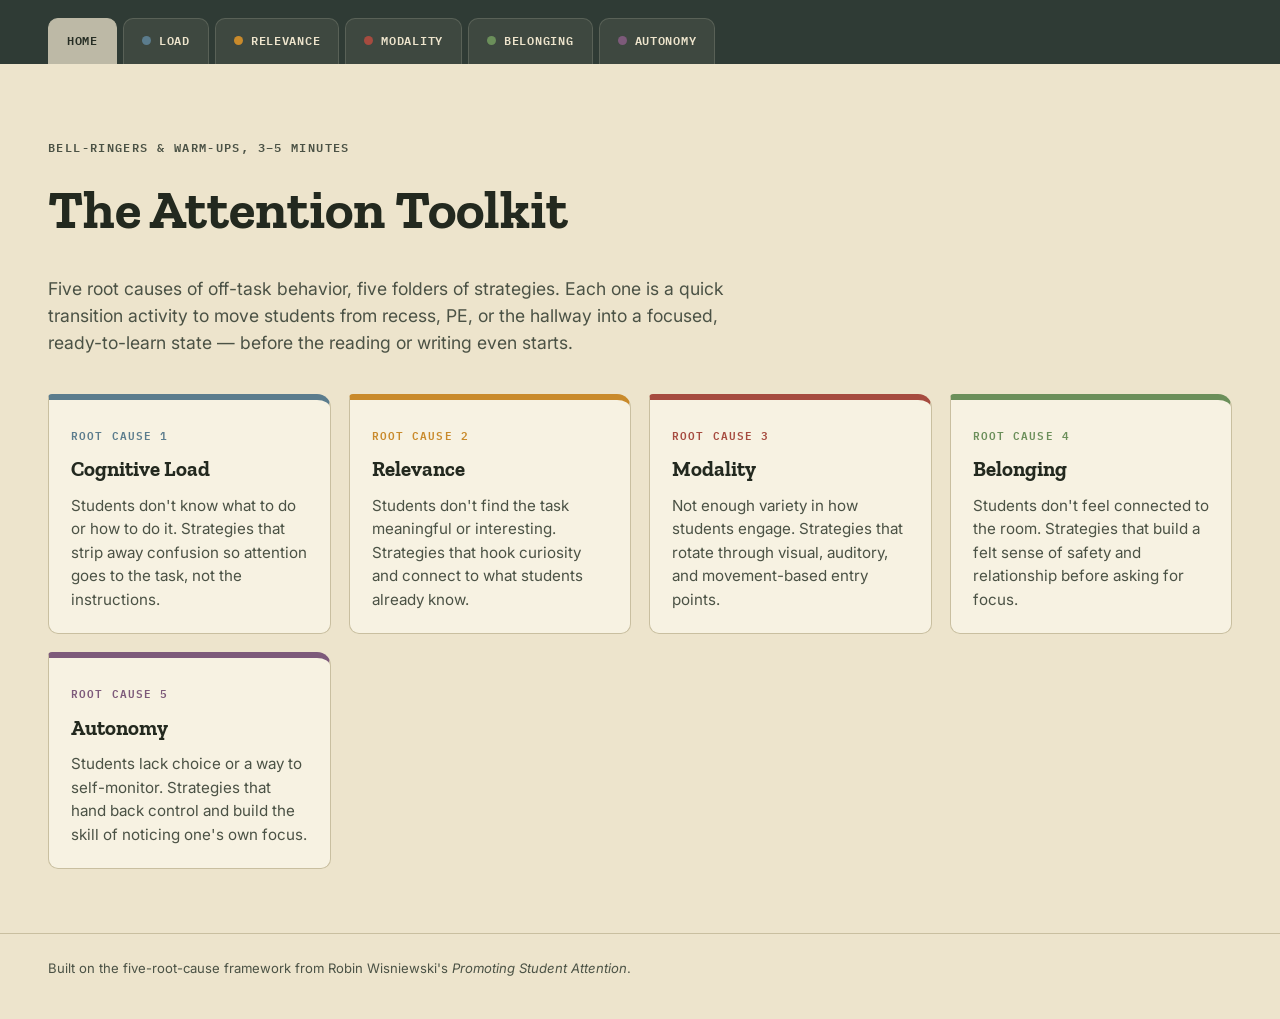
<file: index.html>
<!DOCTYPE html>
<html lang="en">
<head>
<meta charset="UTF-8">
<meta name="viewport" content="width=device-width, initial-scale=1.0">
<title>Attention Toolkit — Warm-Up Strategies by Root Cause</title>
<link rel="stylesheet" href="style.css">
</head>
<body>

<nav class="tabbar" aria-label="Root cause pages">
  <a href="index.html" class="tab home active">Home</a>
  <a href="cognitive-load.html" class="tab" style="--tab-color:#5B7C8D"><span class="dot"></span>Load</a>
  <a href="relevance.html" class="tab" style="--tab-color:#C98A2B"><span class="dot"></span>Relevance</a>
  <a href="modality.html" class="tab" style="--tab-color:#A64B3F"><span class="dot"></span>Modality</a>
  <a href="belonging.html" class="tab" style="--tab-color:#6B8F5A"><span class="dot"></span>Belonging</a>
  <a href="autonomy.html" class="tab" style="--tab-color:#7D5A7A"><span class="dot"></span>Autonomy</a>
</nav>

<header class="hero">
  <p class="eyebrow" style="--accent:#4B5245">Bell-ringers &amp; warm-ups, 3–5 minutes</p>
  <h1>The Attention Toolkit</h1>
  <p class="lede">Five root causes of off-task behavior, five folders of strategies. Each one is a quick transition activity to move students from recess, PE, or the hallway into a focused, ready-to-learn state — before the reading or writing even starts.</p>
</header>

<section class="folder-grid">

  <a class="folder-card" href="cognitive-load.html" style="--card-color:#5B7C8D">
    <span class="tag">Root cause 1</span>
    <h2>Cognitive Load</h2>
    <p>Students don't know what to do or how to do it. Strategies that strip away confusion so attention goes to the task, not the instructions.</p>
  </a>

  <a class="folder-card" href="relevance.html" style="--card-color:#C98A2B">
    <span class="tag">Root cause 2</span>
    <h2>Relevance</h2>
    <p>Students don't find the task meaningful or interesting. Strategies that hook curiosity and connect to what students already know.</p>
  </a>

  <a class="folder-card" href="modality.html" style="--card-color:#A64B3F">
    <span class="tag">Root cause 3</span>
    <h2>Modality</h2>
    <p>Not enough variety in how students engage. Strategies that rotate through visual, auditory, and movement-based entry points.</p>
  </a>

  <a class="folder-card" href="belonging.html" style="--card-color:#6B8F5A">
    <span class="tag">Root cause 4</span>
    <h2>Belonging</h2>
    <p>Students don't feel connected to the room. Strategies that build a felt sense of safety and relationship before asking for focus.</p>
  </a>

  <a class="folder-card" href="autonomy.html" style="--card-color:#7D5A7A">
    <span class="tag">Root cause 5</span>
    <h2>Autonomy</h2>
    <p>Students lack choice or a way to self-monitor. Strategies that hand back control and build the skill of noticing one's own focus.</p>
  </a>

</section>

<footer class="site-footer">
  Built on the five-root-cause framework from Robin Wisniewski's <em>Promoting Student Attention</em>.
</footer>

</body>
</html>
</file>
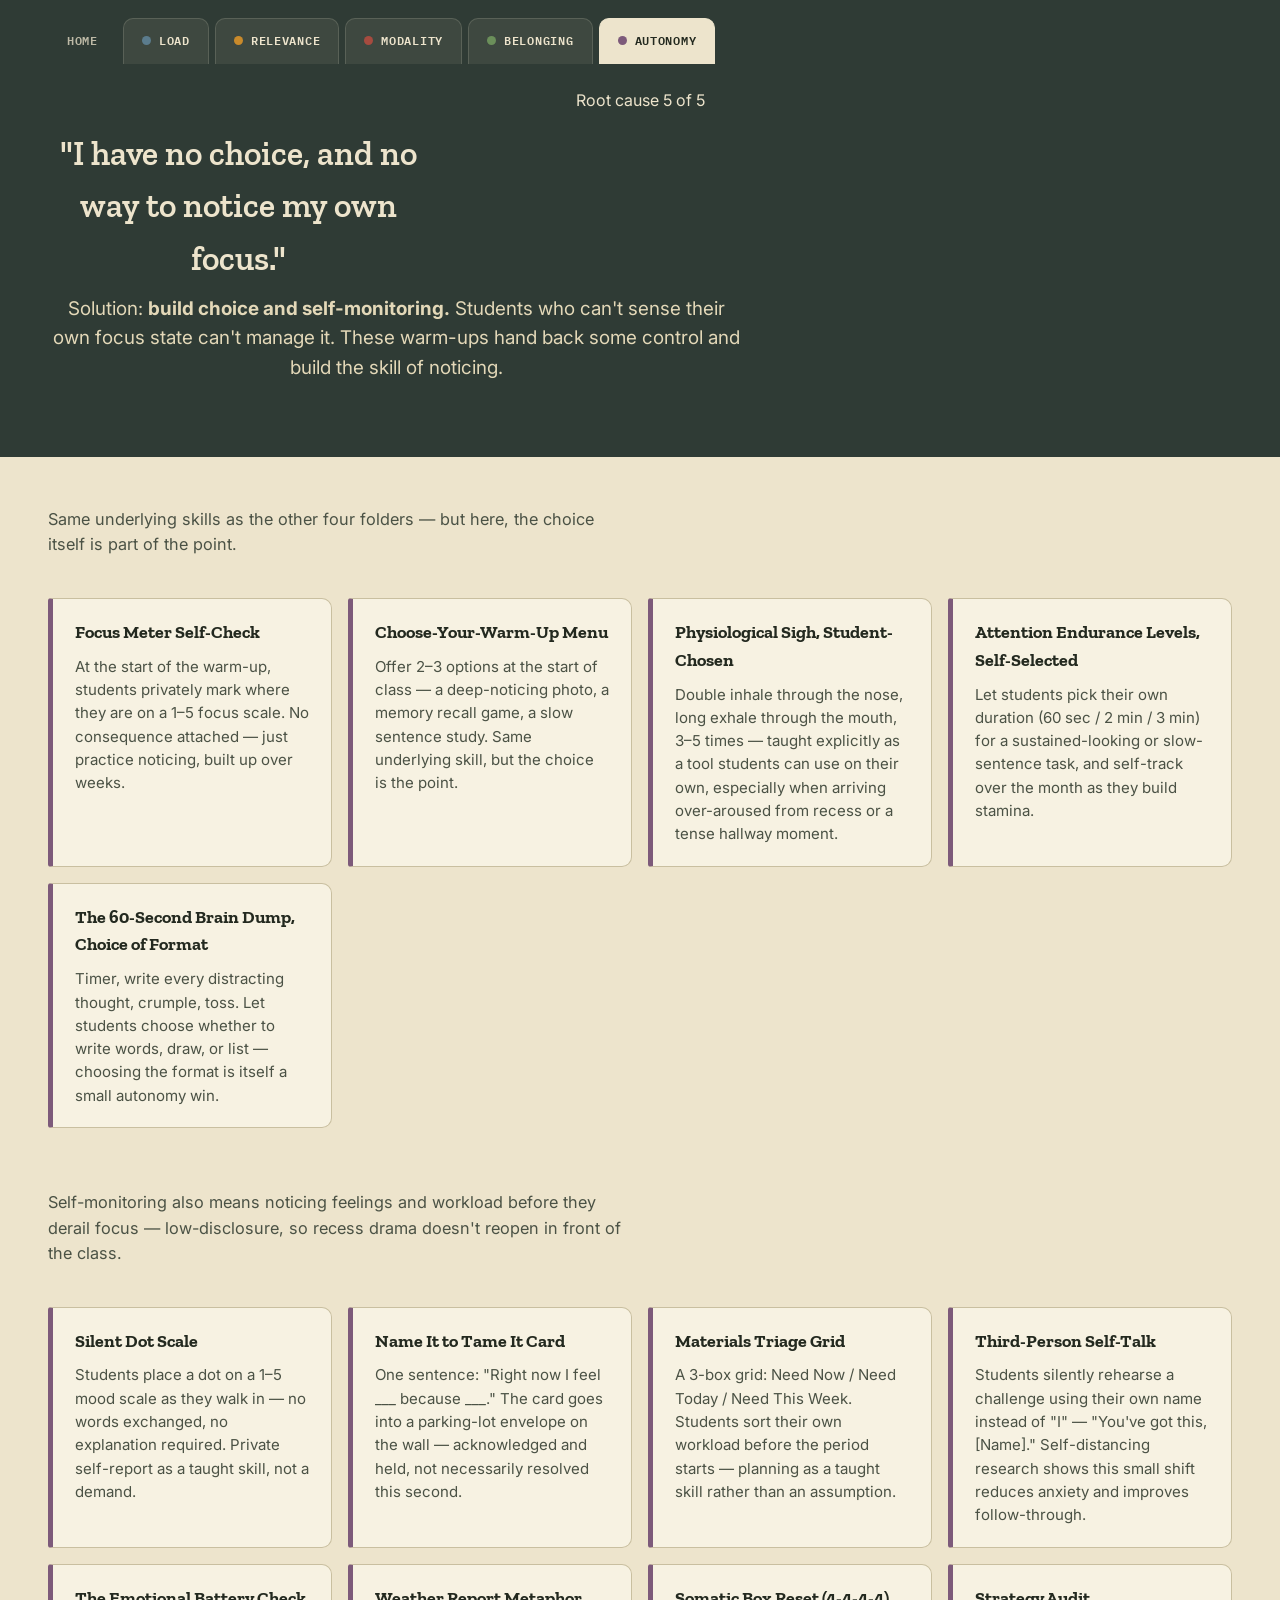
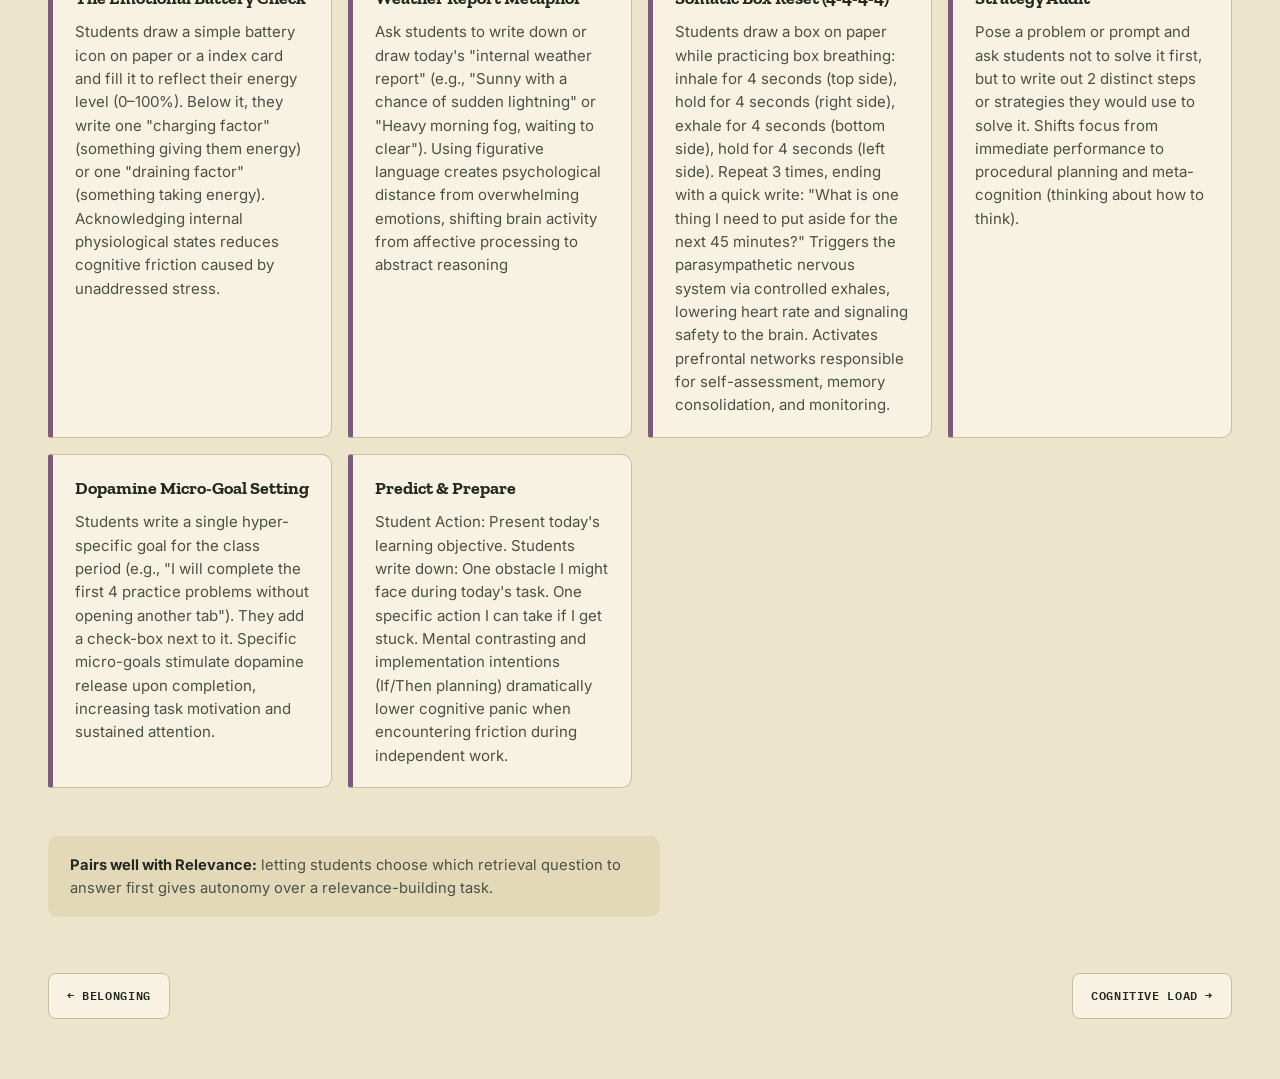
<file: autonomy.html>
<!DOCTYPE html>
<html lang="en">
<head>
<meta charset="UTF-8">
<meta name="viewport" content="width=device-width, initial-scale=1.0">
<title>Autonomy — Attention Toolkit</title>
<link rel="stylesheet" href="style.css">
<style>:root{ --accent: var(--accent-autonomy); }</style>
</head>
<body class="page-autonomy">

<nav class="tabbar" aria-label="Root cause pages">
  <a href="index.html" class="tab home">Home</a>
  <a href="cognitive-load.html" class="tab" style="--tab-color:#5B7C8D"><span class="dot"></span>Load</a>
  <a href="relevance.html" class="tab" style="--tab-color:#C98A2B"><span class="dot"></span>Relevance</a>
  <a href="modality.html" class="tab" style="--tab-color:#A64B3F"><span class="dot"></span>Modality</a>
  <a href="belonging.html" class="tab" style="--tab-color:#6B8F5A"><span class="dot"></span>Belonging</a>
  <a href="autonomy.html" class="tab active" style="--tab-color:#7D5A7A"><span class="dot"></span>Autonomy</a>
</nav>

<header class="header-band">
  <p class="kicker">Root cause 5 of 5</p>
  <h1>"I have no choice, and no way to notice my own focus."</h1>
  <p class="principle">Solution: <strong>build choice and self-monitoring.</strong> Students who can't sense their own focus state can't manage it. These warm-ups hand back some control and build the skill of noticing.</p>
</header>

<p class="intro">Same underlying skills as the other four folders — but here, the choice itself is part of the point.</p>

<section class="card-grid">

  <div class="card">
    <h3>Focus Meter Self-Check</h3>
    <p>At the start of the warm-up, students privately mark where they are on a 1–5 focus scale. No consequence attached — just practice noticing, built up over weeks.</p>
  </div>

  <div class="card">
    <h3>Choose-Your-Warm-Up Menu</h3>
    <p>Offer 2–3 options at the start of class — a deep-noticing photo, a memory recall game, a slow sentence study. Same underlying skill, but the choice is the point.</p>
  </div>

  <div class="card">
    <h3>Physiological Sigh, Student-Chosen</h3>
    <p>Double inhale through the nose, long exhale through the mouth, 3–5 times — taught explicitly as a tool students can use on their own, especially when arriving over-aroused from recess or a tense hallway moment.</p>
  </div>

  <div class="card">
    <h3>Attention Endurance Levels, Self-Selected</h3>
    <p>Let students pick their own duration (60 sec / 2 min / 3 min) for a sustained-looking or slow-sentence task, and self-track over the month as they build stamina.</p>
  </div>

  <div class="card">
    <h3>The 60-Second Brain Dump, Choice of Format</h3>
    <p>Timer, write every distracting thought, crumple, toss. Let students choose whether to write words, draw, or list — choosing the format is itself a small autonomy win.</p>
  </div>

</section>

<p class="intro" style="padding-top:6px;">Self-monitoring also means noticing feelings and workload before they derail focus — low-disclosure, so recess drama doesn't reopen in front of the class.</p>

<section class="card-grid">

  <div class="card">
    <h3>Silent Dot Scale</h3>
    <p>Students place a dot on a 1–5 mood scale as they walk in — no words exchanged, no explanation required. Private self-report as a taught skill, not a demand.</p>
  </div>

  <div class="card">
    <h3>Name It to Tame It Card</h3>
    <p>One sentence: "Right now I feel ___ because ___." The card goes into a parking-lot envelope on the wall — acknowledged and held, not necessarily resolved this second.</p>
  </div>

  <div class="card">
    <h3>Materials Triage Grid</h3>
    <p>A 3-box grid: Need Now / Need Today / Need This Week. Students sort their own workload before the period starts — planning as a taught skill rather than an assumption.</p>
  </div>

  <div class="card">
    <h3>Third-Person Self-Talk</h3>
    <p>Students silently rehearse a challenge using their own name instead of "I" — "You've got this, [Name]." Self-distancing research shows this small shift reduces anxiety and improves follow-through.</p>
  </div>

  <div class="card">
    <h3>The Emotional Battery Check</h3>
    <p>Students draw a simple battery icon on paper or a index card and fill it to reflect their energy level (0–100%). Below it, they write one "charging factor" (something giving them energy) or one "draining factor" (something taking energy).
Acknowledging internal physiological states reduces cognitive friction caused by unaddressed stress.</p>
  </div>

  <div class="card">
    <h3>Weather Report Metaphor</h3>
    <p>Ask students to write down or draw today's "internal weather report" (e.g., "Sunny with a chance of sudden lightning" or "Heavy morning fog, waiting to clear").
Using figurative language creates psychological distance from overwhelming emotions, shifting brain activity from affective processing to abstract reasoning</p>
  </div>

  <div class="card">
    <h3>Somatic Box Reset (4-4-4-4)</h3>
    <p>Students draw a box on paper while practicing box breathing: inhale for 4 seconds (top side), hold for 4 seconds (right side), exhale for 4 seconds (bottom side), hold for 4 seconds (left side). Repeat 3 times, ending with a quick write: "What is one thing I need to put aside for the next 45 minutes?" Triggers the parasympathetic nervous system via controlled exhales, lowering heart rate and signaling safety to the brain. Activates prefrontal networks responsible for self-assessment, memory consolidation, and monitoring.</p>
  </div>

    <div class="card">
    <h3>Strategy Audit</h3>
<p>Pose a problem or prompt and ask students not to solve it first, but to write out 2 distinct steps or strategies they would use to solve it.
Shifts focus from immediate performance to procedural planning and meta-cognition (thinking about how to think).</p>
  </div>
  
  <div class="card">
    <h3> Dopamine Micro-Goal Setting</h3>
<p>Students write a single hyper-specific goal for the class period (e.g., "I will complete the first 4 practice problems without opening another tab"). They add a check-box next to it.
Specific micro-goals stimulate dopamine release upon completion, increasing task motivation and sustained attention.</p>
  </div>
  
  <div class="card">
    <h3>Predict & Prepare</h3>
<p>Student Action: Present today's learning objective. Students write down: One obstacle I might face during today's task.
One specific action I can take if I get stuck. Mental contrasting and implementation intentions (If/Then planning) dramatically lower cognitive panic when encountering friction during independent work.</p>
  </div>
  
</section>

<div class="crosslink">
  <strong>Pairs well with Relevance:</strong> letting students choose which retrieval question to answer first gives autonomy over a relevance-building task.
</div>

<nav class="pagenav">
  <a href="belonging.html">← Belonging</a>
  <a href="cognitive-load.html">Cognitive Load →</a>
</nav>

</body>
</html>
</file>
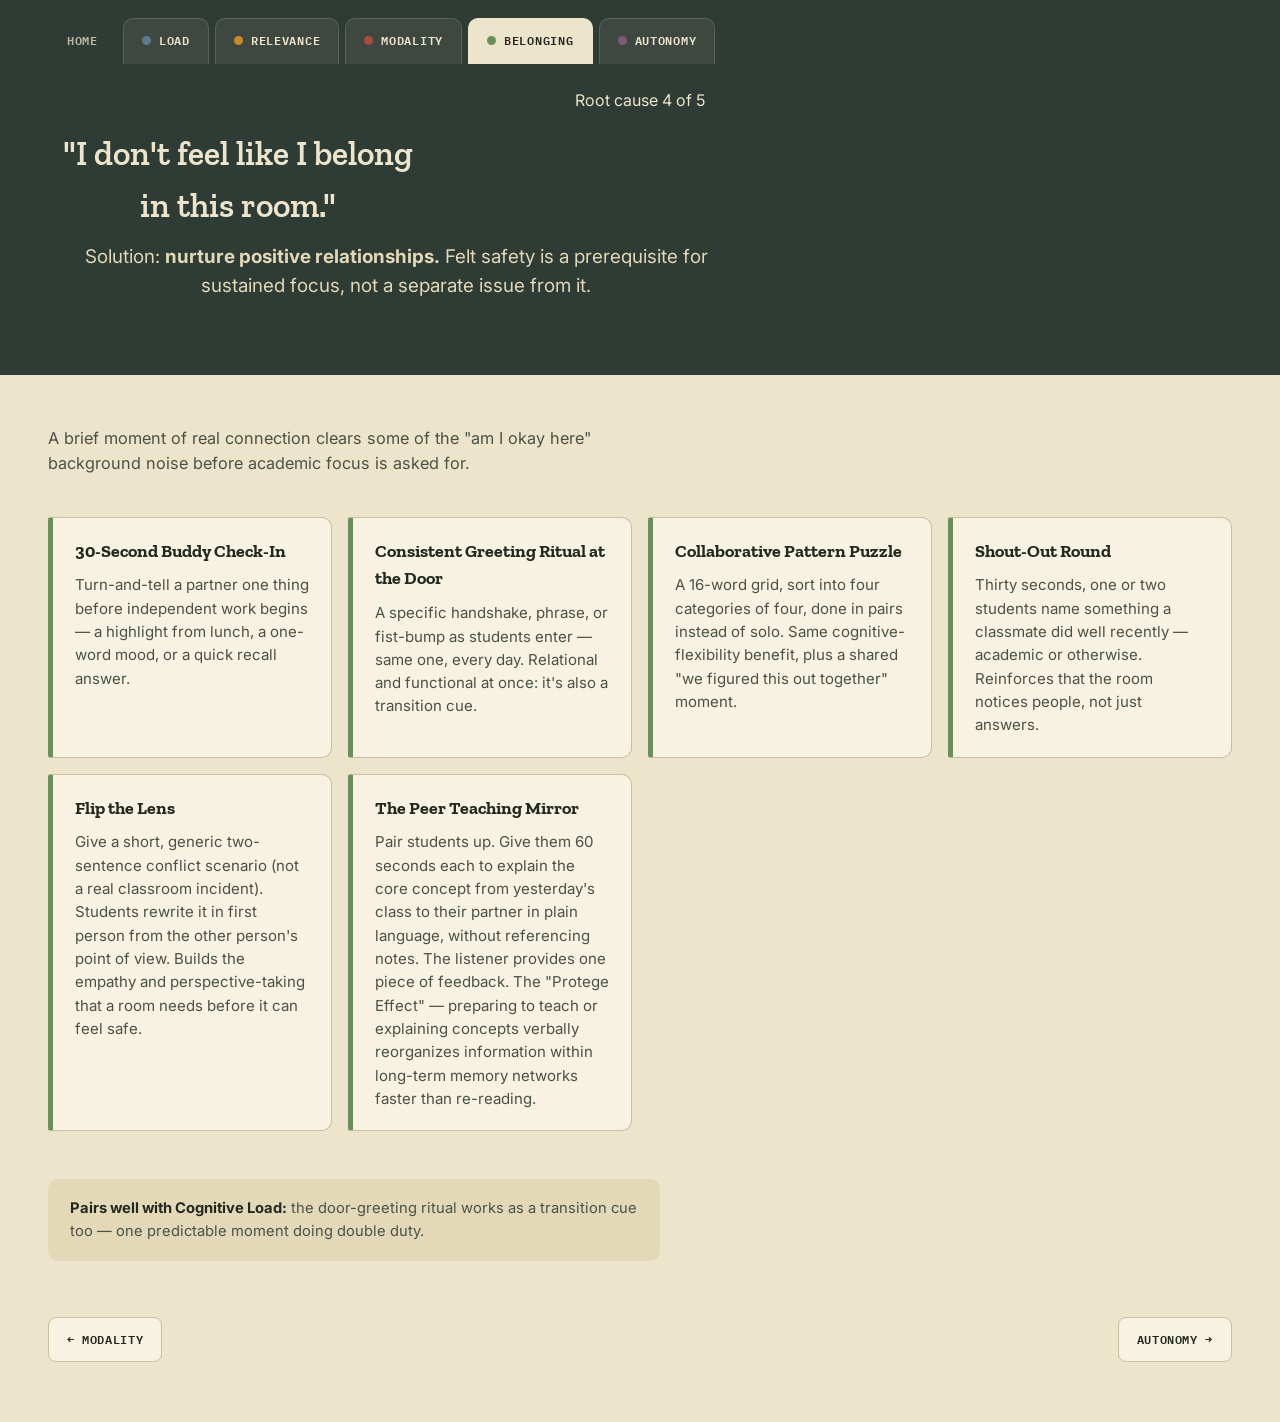
<file: belonging.html>
<!DOCTYPE html>
<html lang="en">
<head>
<meta charset="UTF-8">
<meta name="viewport" content="width=device-width, initial-scale=1.0">
<title>Belonging — Attention Toolkit</title>
<link rel="stylesheet" href="style.css">
<style>:root{ --accent: var(--accent-belonging); }</style>
</head>
<body class="page-belonging">

<nav class="tabbar" aria-label="Root cause pages">
  <a href="index.html" class="tab home">Home</a>
  <a href="cognitive-load.html" class="tab" style="--tab-color:#5B7C8D"><span class="dot"></span>Load</a>
  <a href="relevance.html" class="tab" style="--tab-color:#C98A2B"><span class="dot"></span>Relevance</a>
  <a href="modality.html" class="tab" style="--tab-color:#A64B3F"><span class="dot"></span>Modality</a>
  <a href="belonging.html" class="tab active" style="--tab-color:#6B8F5A"><span class="dot"></span>Belonging</a>
  <a href="autonomy.html" class="tab" style="--tab-color:#7D5A7A"><span class="dot"></span>Autonomy</a>
</nav>

<header class="header-band">
  <p class="kicker">Root cause 4 of 5</p>
  <h1>"I don't feel like I belong in this room."</h1>
  <p class="principle">Solution: <strong>nurture positive relationships.</strong> Felt safety is a prerequisite for sustained focus, not a separate issue from it.</p>
</header>

<p class="intro">A brief moment of real connection clears some of the "am I okay here" background noise before academic focus is asked for.</p>

<section class="card-grid">

  <div class="card">
    <h3>30-Second Buddy Check-In</h3>
    <p>Turn-and-tell a partner one thing before independent work begins — a highlight from lunch, a one-word mood, or a quick recall answer.</p>
  </div>

  <div class="card">
    <h3>Consistent Greeting Ritual at the Door</h3>
    <p>A specific handshake, phrase, or fist-bump as students enter — same one, every day. Relational and functional at once: it's also a transition cue.</p>
  </div>

  <div class="card">
    <h3>Collaborative Pattern Puzzle</h3>
    <p>A 16-word grid, sort into four categories of four, done in pairs instead of solo. Same cognitive-flexibility benefit, plus a shared "we figured this out together" moment.</p>
  </div>

  <div class="card">
    <h3>Shout-Out Round</h3>
    <p>Thirty seconds, one or two students name something a classmate did well recently — academic or otherwise. Reinforces that the room notices people, not just answers.</p>
  </div>

  <div class="card">
    <h3>Flip the Lens</h3>
    <p>Give a short, generic two-sentence conflict scenario (not a real classroom incident). Students rewrite it in first person from the other person's point of view. Builds the empathy and perspective-taking that a room needs before it can feel safe.</p>
  </div>

  <div class="card">
    <h3>The Peer Teaching Mirror</h3>
    <p>Pair students up. Give them 60 seconds each to explain the core concept from yesterday's class to their partner in plain language, without referencing notes. The listener provides one piece of feedback.
The "Protege Effect" — preparing to teach or explaining concepts verbally reorganizes information within long-term memory networks faster than re-reading.</p>
  </div>

</section>

<div class="crosslink">
  <strong>Pairs well with Cognitive Load:</strong> the door-greeting ritual works as a transition cue too — one predictable moment doing double duty.
</div>

<nav class="pagenav">
  <a href="modality.html">← Modality</a>
  <a href="autonomy.html">Autonomy →</a>
</nav>

</body>
</html>
</file>
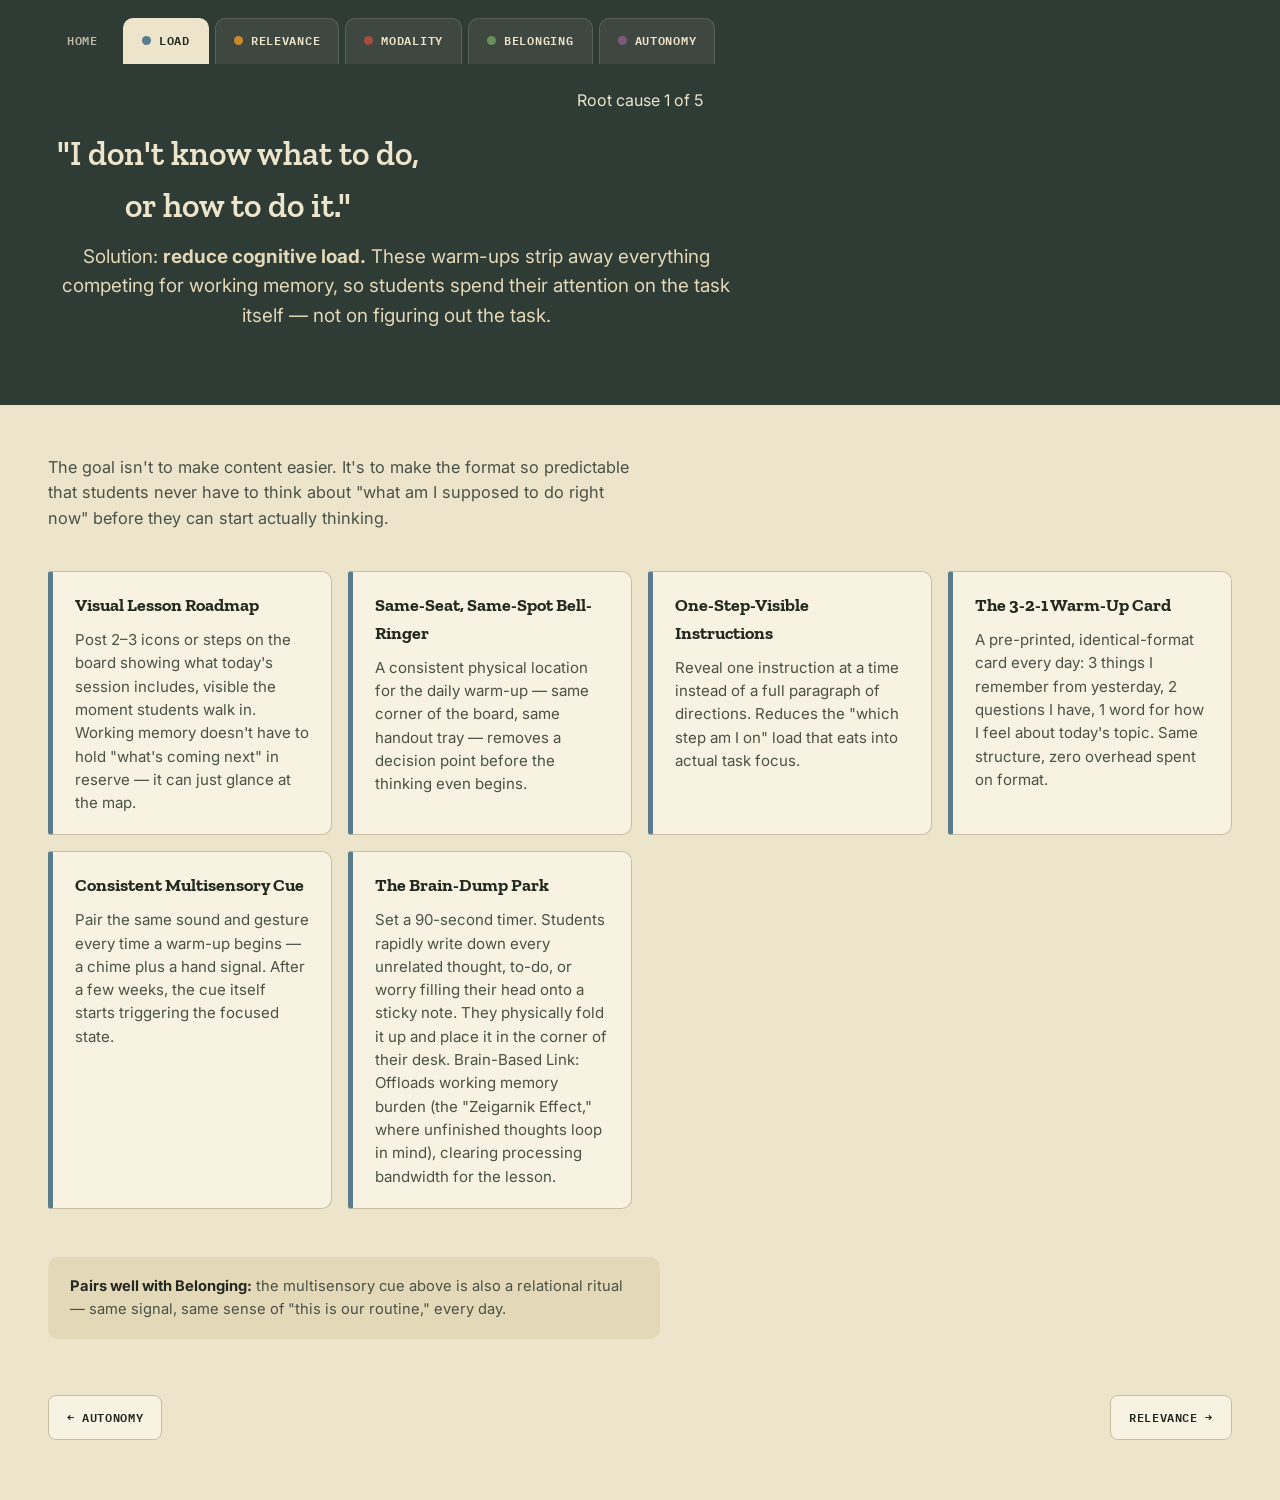
<file: cognitive-load.html>
<!DOCTYPE html>
<html lang="en">
<head>
<meta charset="UTF-8">
<meta name="viewport" content="width=device-width, initial-scale=1.0">
<title>Cognitive Load — Attention Toolkit</title>
<link rel="stylesheet" href="style.css">
<style>:root{ --accent: var(--accent-cognitive); }</style>
</head>
<body class="page-cognitive">

<nav class="tabbar" aria-label="Root cause pages">
  <a href="index.html" class="tab home">Home</a>
  <a href="cognitive-load.html" class="tab active" style="--tab-color:#5B7C8D"><span class="dot"></span>Load</a>
  <a href="relevance.html" class="tab" style="--tab-color:#C98A2B"><span class="dot"></span>Relevance</a>
  <a href="modality.html" class="tab" style="--tab-color:#A64B3F"><span class="dot"></span>Modality</a>
  <a href="belonging.html" class="tab" style="--tab-color:#6B8F5A"><span class="dot"></span>Belonging</a>
  <a href="autonomy.html" class="tab" style="--tab-color:#7D5A7A"><span class="dot"></span>Autonomy</a>
</nav>

<header class="header-band">
  <p class="kicker">Root cause 1 of 5</p>
  <h1>"I don't know what to do, or how to do it."</h1>
  <p class="principle">Solution: <strong>reduce cognitive load.</strong> These warm-ups strip away everything competing for working memory, so students spend their attention on the task itself — not on figuring out the task.</p>
</header>

<p class="intro">The goal isn't to make content easier. It's to make the format so predictable that students never have to think about "what am I supposed to do right now" before they can start actually thinking.</p>

<section class="card-grid">

  <div class="card">
    <h3>Visual Lesson Roadmap</h3>
    <p>Post 2–3 icons or steps on the board showing what today's session includes, visible the moment students walk in. Working memory doesn't have to hold "what's coming next" in reserve — it can just glance at the map.</p>
  </div>

  <div class="card">
    <h3>Same-Seat, Same-Spot Bell-Ringer</h3>
    <p>A consistent physical location for the daily warm-up — same corner of the board, same handout tray — removes a decision point before the thinking even begins.</p>
  </div>

  <div class="card">
    <h3>One-Step-Visible Instructions</h3>
    <p>Reveal one instruction at a time instead of a full paragraph of directions. Reduces the "which step am I on" load that eats into actual task focus.</p>
  </div>

  <div class="card">
    <h3>The 3-2-1 Warm-Up Card</h3>
    <p>A pre-printed, identical-format card every day: 3 things I remember from yesterday, 2 questions I have, 1 word for how I feel about today's topic. Same structure, zero overhead spent on format.</p>
  </div>

  <div class="card">
    <h3>Consistent Multisensory Cue</h3>
    <p>Pair the same sound and gesture every time a warm-up begins — a chime plus a hand signal. After a few weeks, the cue itself starts triggering the focused state.</p>
  </div>

  <div class="card">
    <h3> The Brain-Dump Park</h3>
<p>Set a 90-second timer. Students rapidly write down every unrelated thought, to-do, or worry filling their head onto a sticky note. They physically fold it up and place it in the corner of their desk.
Brain-Based Link: Offloads working memory burden (the "Zeigarnik Effect," where unfinished thoughts loop in mind), clearing processing bandwidth for the lesson.</p>
  </div>

</section>

<div class="crosslink">
  <strong>Pairs well with Belonging:</strong> the multisensory cue above is also a relational ritual — same signal, same sense of "this is our routine," every day.
</div>

<nav class="pagenav">
  <a href="autonomy.html">← Autonomy</a>
  <a href="relevance.html">Relevance →</a>
</nav>

</body>
</html>
</file>
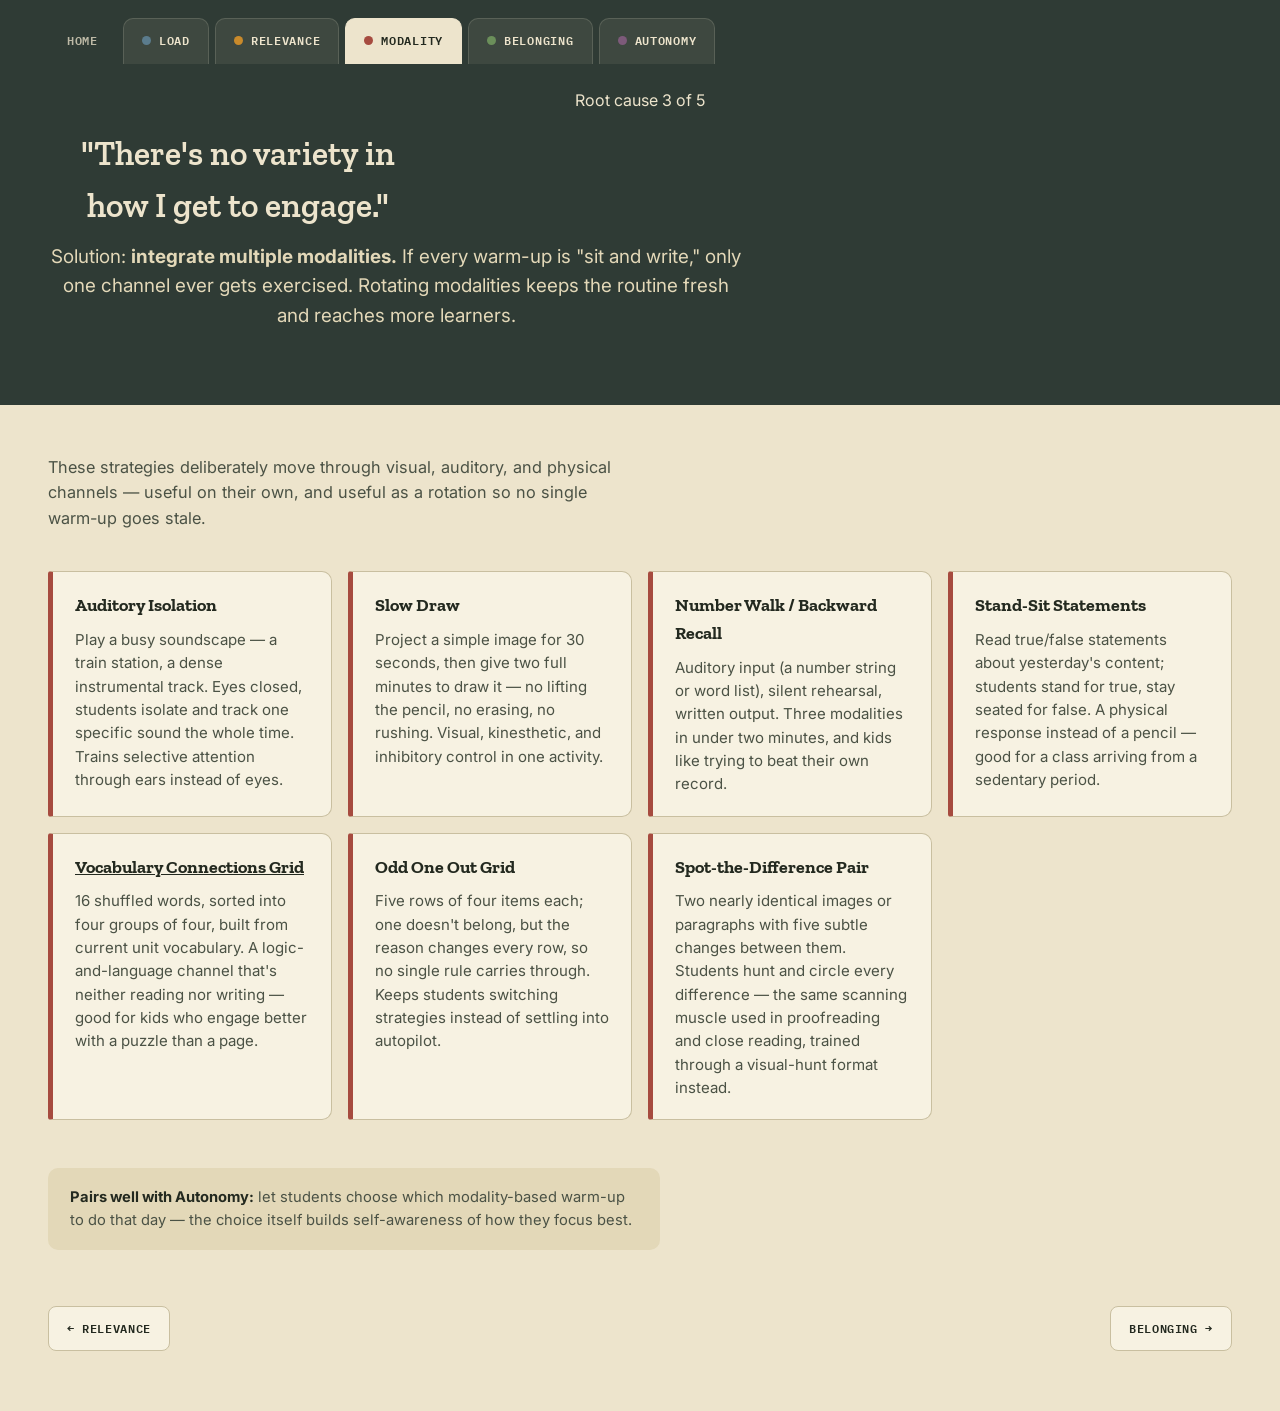
<file: modality (1).html>
<!DOCTYPE html>
<html lang="en">
<head>
<meta charset="UTF-8">
<meta name="viewport" content="width=device-width, initial-scale=1.0">
<title>Modality — Attention Toolkit</title>
<link rel="stylesheet" href="style.css">
<style>:root{ --accent: var(--accent-modality); }</style>
</head>
<body class="page-modality">

<nav class="tabbar" aria-label="Root cause pages">
  <a href="index.html" class="tab home">Home</a>
  <a href="cognitive-load.html" class="tab" style="--tab-color:#5B7C8D"><span class="dot"></span>Load</a>
  <a href="relevance.html" class="tab" style="--tab-color:#C98A2B"><span class="dot"></span>Relevance</a>
  <a href="modality.html" class="tab active" style="--tab-color:#A64B3F"><span class="dot"></span>Modality</a>
  <a href="belonging.html" class="tab" style="--tab-color:#6B8F5A"><span class="dot"></span>Belonging</a>
  <a href="autonomy.html" class="tab" style="--tab-color:#7D5A7A"><span class="dot"></span>Autonomy</a>
</nav>

<header class="header-band">
  <p class="kicker">Root cause 3 of 5</p>
  <h1>"There's no variety in how I get to engage."</h1>
  <p class="principle">Solution: <strong>integrate multiple modalities.</strong> If every warm-up is "sit and write," only one channel ever gets exercised. Rotating modalities keeps the routine fresh and reaches more learners.</p>
</header>

<p class="intro">These strategies deliberately move through visual, auditory, and physical channels — useful on their own, and useful as a rotation so no single warm-up goes stale.</p>

<section class="card-grid">

  <div class="card">
    <h3>Auditory Isolation</h3>
    <p>Play a busy soundscape — a train station, a dense instrumental track. Eyes closed, students isolate and track one specific sound the whole time. Trains selective attention through ears instead of eyes.</p>
  </div>

  <div class="card">
    <h3>Slow Draw</h3>
    <p>Project a simple image for 30 seconds, then give two full minutes to draw it — no lifting the pencil, no erasing, no rushing. Visual, kinesthetic, and inhibitory control in one activity.</p>
  </div>

  <div class="card">
    <h3>Number Walk / Backward Recall</h3>
    <p>Auditory input (a number string or word list), silent rehearsal, written output. Three modalities in under two minutes, and kids like trying to beat their own record.</p>
  </div>

  <div class="card">
    <h3>Stand-Sit Statements</h3>
    <p>Read true/false statements about yesterday's content; students stand for true, stay seated for false. A physical response instead of a pencil — good for a class arriving from a sedentary period.</p>
  </div>

 <div class="card">
  <h3><a href="https://canva.link/fezfoaumaasosnr">Vocabulary Connections Grid</a></h3>
  <p>16 shuffled words, sorted into four groups of four, built from current unit vocabulary. A logic-and-language channel that's neither reading nor writing — good for kids who engage better with a puzzle than a page.</p>
</div>

  <div class="card">
    <h3>Odd One Out Grid</h3>
    <p>Five rows of four items each; one doesn't belong, but the reason changes every row, so no single rule carries through. Keeps students switching strategies instead of settling into autopilot.</p>
  </div>

  <div class="card">
    <h3>Spot-the-Difference Pair</h3>
    <p>Two nearly identical images or paragraphs with five subtle changes between them. Students hunt and circle every difference — the same scanning muscle used in proofreading and close reading, trained through a visual-hunt format instead.</p>
  </div>
  
</section>

<div class="crosslink">
  <strong>Pairs well with Autonomy:</strong> let students choose which modality-based warm-up to do that day — the choice itself builds self-awareness of how they focus best.
</div>

<nav class="pagenav">
  <a href="relevance.html">← Relevance</a>
  <a href="belonging.html">Belonging →</a>
</nav>

</body>
</html>
</file>
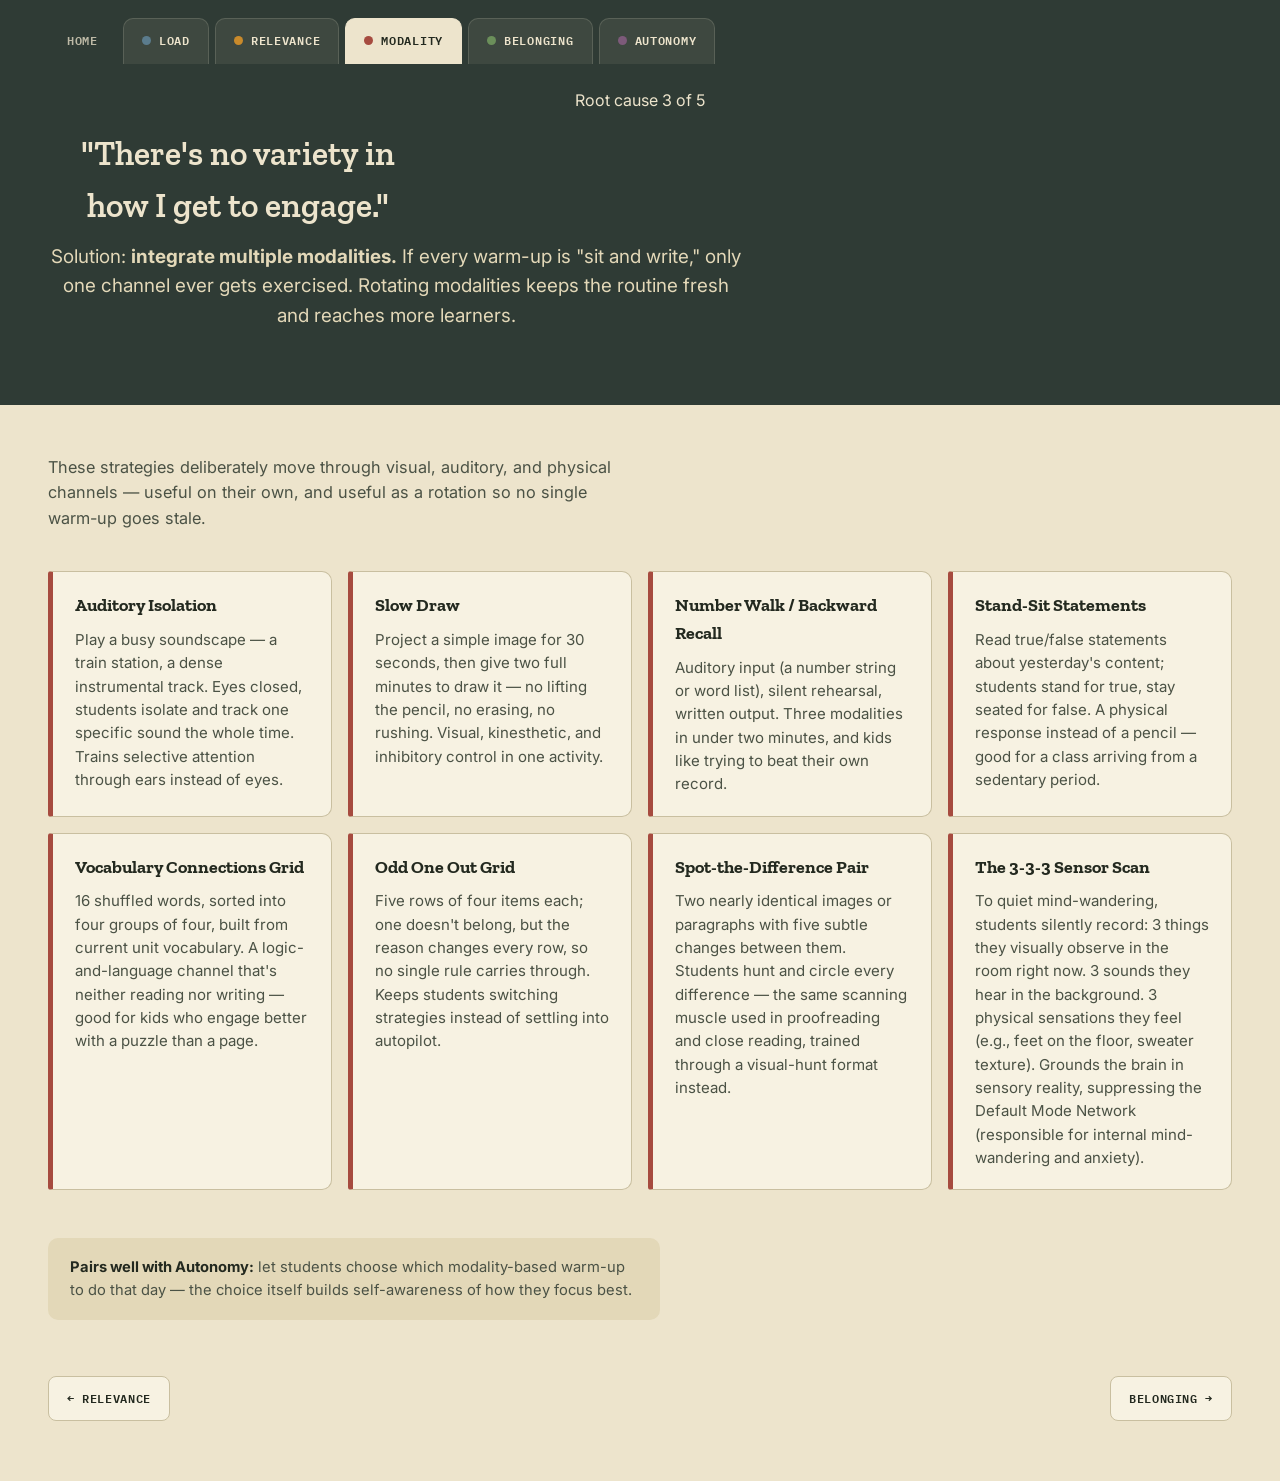
<file: modality.html>
<!DOCTYPE html>
<html lang="en">
<head>
<meta charset="UTF-8">
<meta name="viewport" content="width=device-width, initial-scale=1.0">
<title>Modality — Attention Toolkit</title>
<link rel="stylesheet" href="style.css">
<style>:root{ --accent: var(--accent-modality); }</style>
</head>
<body class="page-modality">

<nav class="tabbar" aria-label="Root cause pages">
  <a href="index.html" class="tab home">Home</a>
  <a href="cognitive-load.html" class="tab" style="--tab-color:#5B7C8D"><span class="dot"></span>Load</a>
  <a href="relevance.html" class="tab" style="--tab-color:#C98A2B"><span class="dot"></span>Relevance</a>
  <a href="modality.html" class="tab active" style="--tab-color:#A64B3F"><span class="dot"></span>Modality</a>
  <a href="belonging.html" class="tab" style="--tab-color:#6B8F5A"><span class="dot"></span>Belonging</a>
  <a href="autonomy.html" class="tab" style="--tab-color:#7D5A7A"><span class="dot"></span>Autonomy</a>
</nav>

<header class="header-band">
  <p class="kicker">Root cause 3 of 5</p>
  <h1>"There's no variety in how I get to engage."</h1>
  <p class="principle">Solution: <strong>integrate multiple modalities.</strong> If every warm-up is "sit and write," only one channel ever gets exercised. Rotating modalities keeps the routine fresh and reaches more learners.</p>
</header>

<p class="intro">These strategies deliberately move through visual, auditory, and physical channels — useful on their own, and useful as a rotation so no single warm-up goes stale.</p>

<section class="card-grid">

   <div class="card">
    <h3>Auditory Isolation</h3>
    <p>Play a busy soundscape — a train station, a dense instrumental track. Eyes closed, students isolate and track one specific sound the whole time. Trains selective attention through ears instead of eyes.</p>
  </div>

  <div class="card">
    <h3>Slow Draw</h3>
    <p>Project a simple image for 30 seconds, then give two full minutes to draw it — no lifting the pencil, no erasing, no rushing. Visual, kinesthetic, and inhibitory control in one activity.</p>
  </div>

  <div class="card">
    <h3>Number Walk / Backward Recall</h3>
    <p>Auditory input (a number string or word list), silent rehearsal, written output. Three modalities in under two minutes, and kids like trying to beat their own record.</p>
  </div>

  <div class="card">
    <h3>Stand-Sit Statements</h3>
    <p>Read true/false statements about yesterday's content; students stand for true, stay seated for false. A physical response instead of a pencil — good for a class arriving from a sedentary period.</p>
  </div>
<div class="card">
    <h3>Vocabulary Connections Grid</h3>
    <p>16 shuffled words, sorted into four groups of four, built from current unit vocabulary. A logic-and-language channel that's neither reading nor writing — good for kids who engage better with a puzzle than a page.</p>
  </div>

  <div class="card">
    <h3>Odd One Out Grid</h3>
    <p>Five rows of four items each; one doesn't belong, but the reason changes every row, so no single rule carries through. Keeps students switching strategies instead of settling into autopilot.</p>
  </div>

  <div class="card">
    <h3>Spot-the-Difference Pair</h3>
    <p>Two nearly identical images or paragraphs with five subtle changes between them. Students hunt and circle every difference — the same scanning muscle used in proofreading and close reading, trained through a visual-hunt format instead.</p>
  </div>

<div class="card">
  <h3>The 3-3-3 Sensor Scan</h3>
<p>To quiet mind-wandering, students silently record:
3 things they visually observe in the room right now.
3 sounds they hear in the background.
3 physical sensations they feel (e.g., feet on the floor, sweater texture).
Grounds the brain in sensory reality, suppressing the Default Mode Network (responsible for internal mind-wandering and anxiety).
</p>
</div>
  
</section>

<div class="crosslink">
  <strong>Pairs well with Autonomy:</strong> let students choose which modality-based warm-up to do that day — the choice itself builds self-awareness of how they focus best.
</div>

<nav class="pagenav">
  <a href="relevance.html">← Relevance</a>
  <a href="belonging.html">Belonging →</a>
</nav>

</body>
</html>
</file>
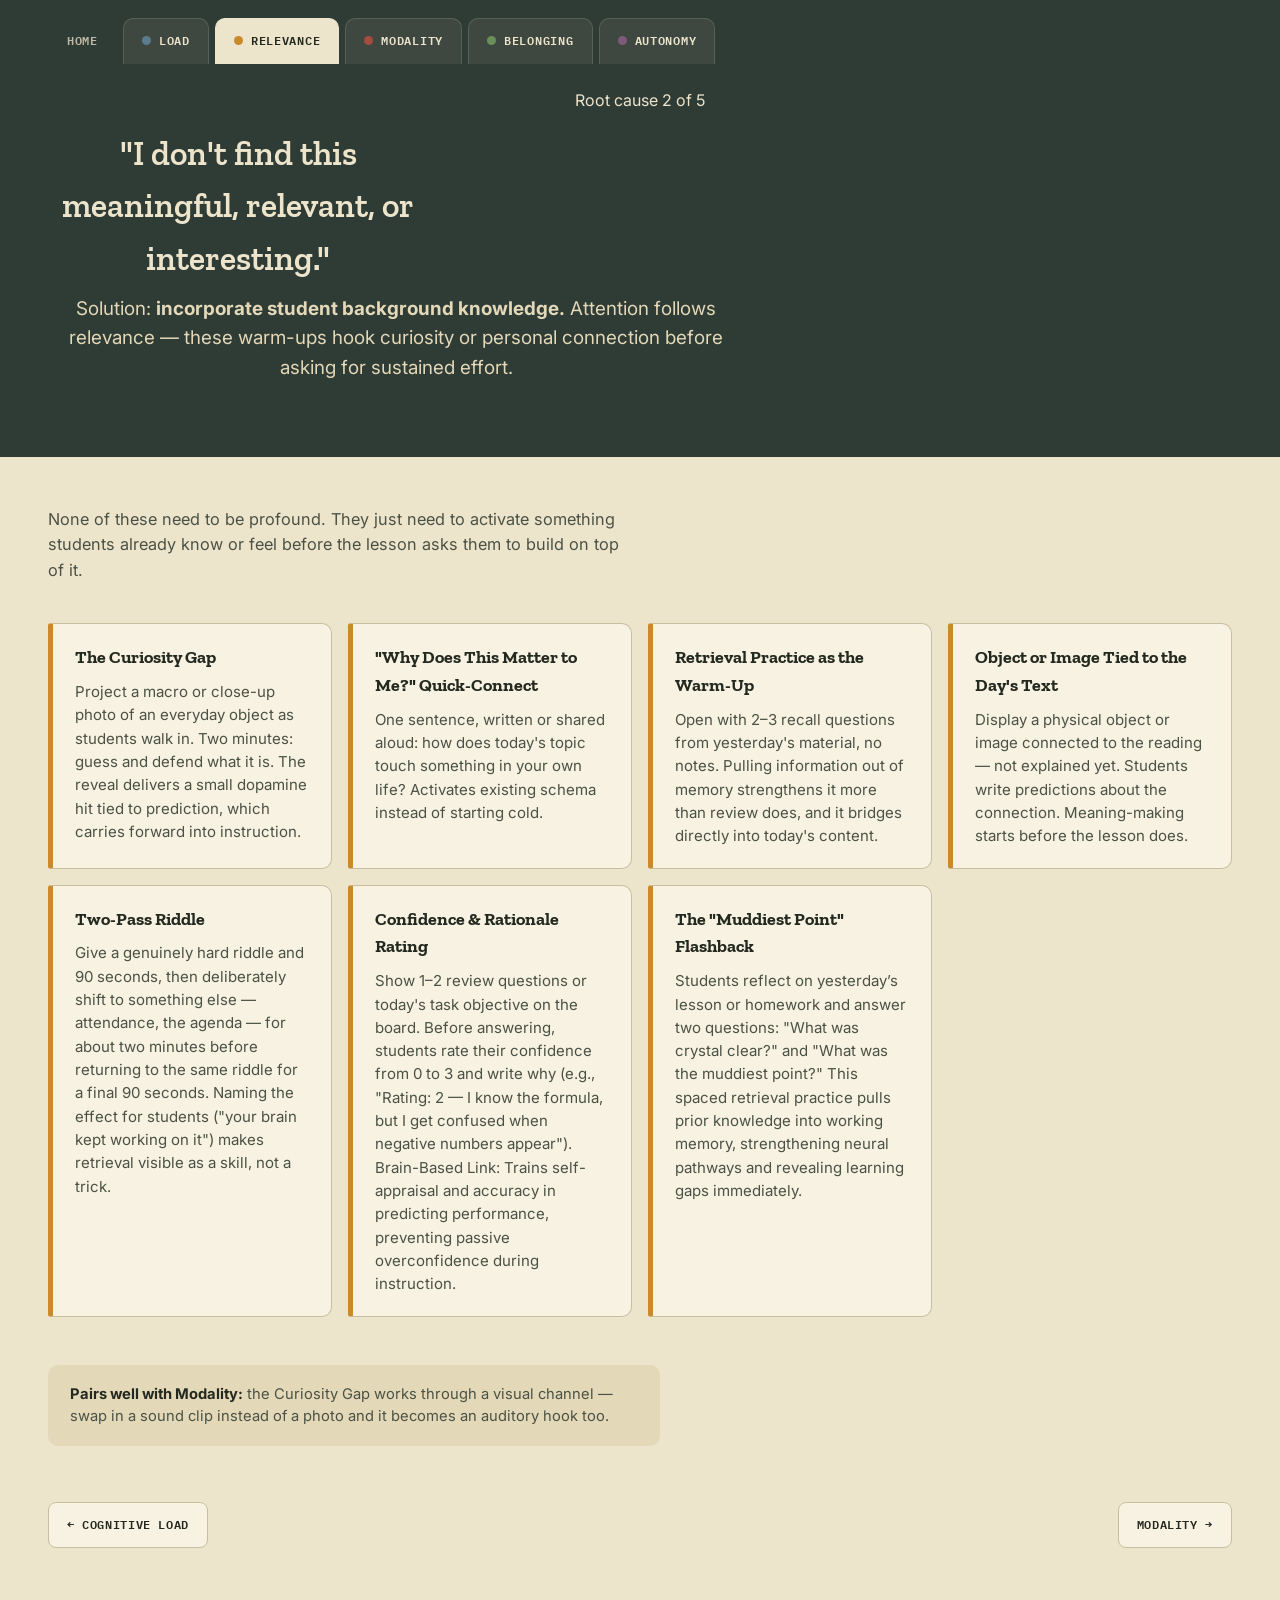
<file: relevance.html>
<!DOCTYPE html>
<html lang="en">
<head>
<meta charset="UTF-8">
<meta name="viewport" content="width=device-width, initial-scale=1.0">
<title>Relevance — Attention Toolkit</title>
<link rel="stylesheet" href="style.css">
<style>:root{ --accent: var(--accent-relevance); }</style>
</head>
<body class="page-relevance">

<nav class="tabbar" aria-label="Root cause pages">
  <a href="index.html" class="tab home">Home</a>
  <a href="cognitive-load.html" class="tab" style="--tab-color:#5B7C8D"><span class="dot"></span>Load</a>
  <a href="relevance.html" class="tab active" style="--tab-color:#C98A2B"><span class="dot"></span>Relevance</a>
  <a href="modality.html" class="tab" style="--tab-color:#A64B3F"><span class="dot"></span>Modality</a>
  <a href="belonging.html" class="tab" style="--tab-color:#6B8F5A"><span class="dot"></span>Belonging</a>
  <a href="autonomy.html" class="tab" style="--tab-color:#7D5A7A"><span class="dot"></span>Autonomy</a>
</nav>

<header class="header-band">
  <p class="kicker">Root cause 2 of 5</p>
  <h1>"I don't find this meaningful, relevant, or interesting."</h1>
  <p class="principle">Solution: <strong>incorporate student background knowledge.</strong> Attention follows relevance — these warm-ups hook curiosity or personal connection before asking for sustained effort.</p>
</header>

<p class="intro">None of these need to be profound. They just need to activate something students already know or feel before the lesson asks them to build on top of it.</p>

<section class="card-grid">

  <div class="card">
    <h3>The Curiosity Gap</h3>
    <p>Project a macro or close-up photo of an everyday object as students walk in. Two minutes: guess and defend what it is. The reveal delivers a small dopamine hit tied to prediction, which carries forward into instruction.</p>
  </div>

  <div class="card">
    <h3>"Why Does This Matter to Me?" Quick-Connect</h3>
    <p>One sentence, written or shared aloud: how does today's topic touch something in your own life? Activates existing schema instead of starting cold.</p>
  </div>

  <div class="card">
    <h3>Retrieval Practice as the Warm-Up</h3>
    <p>Open with 2–3 recall questions from yesterday's material, no notes. Pulling information out of memory strengthens it more than review does, and it bridges directly into today's content.</p>
  </div>

  <div class="card">
    <h3>Object or Image Tied to the Day's Text</h3>
    <p>Display a physical object or image connected to the reading — not explained yet. Students write predictions about the connection. Meaning-making starts before the lesson does.</p>
  </div>

  <div class="card">
    <h3>Two-Pass Riddle</h3>
    <p>Give a genuinely hard riddle and 90 seconds, then deliberately shift to something else — attendance, the agenda — for about two minutes before returning to the same riddle for a final 90 seconds. Naming the effect for students ("your brain kept working on it") makes retrieval visible as a skill, not a trick.</p>
  </div>

  <div class="card">
    <h3>Confidence & Rationale Rating</h3>
<p>Show 1–2 review questions or today's task objective on the board. Before answering, students rate their confidence from 0 to 3 and write why (e.g., "Rating: 2 — I know the formula, but I get confused when negative numbers appear").
Brain-Based Link: Trains self-appraisal and accuracy in predicting performance, preventing passive overconfidence during instruction.</p>
  </div>

  <div class="card">
    <h3>The "Muddiest Point" Flashback</h3>
<p>Students reflect on yesterday’s lesson or homework and answer two questions: "What was crystal clear?" and "What was the muddiest point?"
This spaced retrieval practice pulls prior knowledge into working memory, strengthening neural pathways and revealing learning gaps immediately.</p>
  </div>
</section>

<div class="crosslink">
  <strong>Pairs well with Modality:</strong> the Curiosity Gap works through a visual channel — swap in a sound clip instead of a photo and it becomes an auditory hook too.
</div>

<nav class="pagenav">
  <a href="cognitive-load.html">← Cognitive Load</a>
  <a href="modality.html">Modality →</a>
</nav>

</body>
</html>
</file>
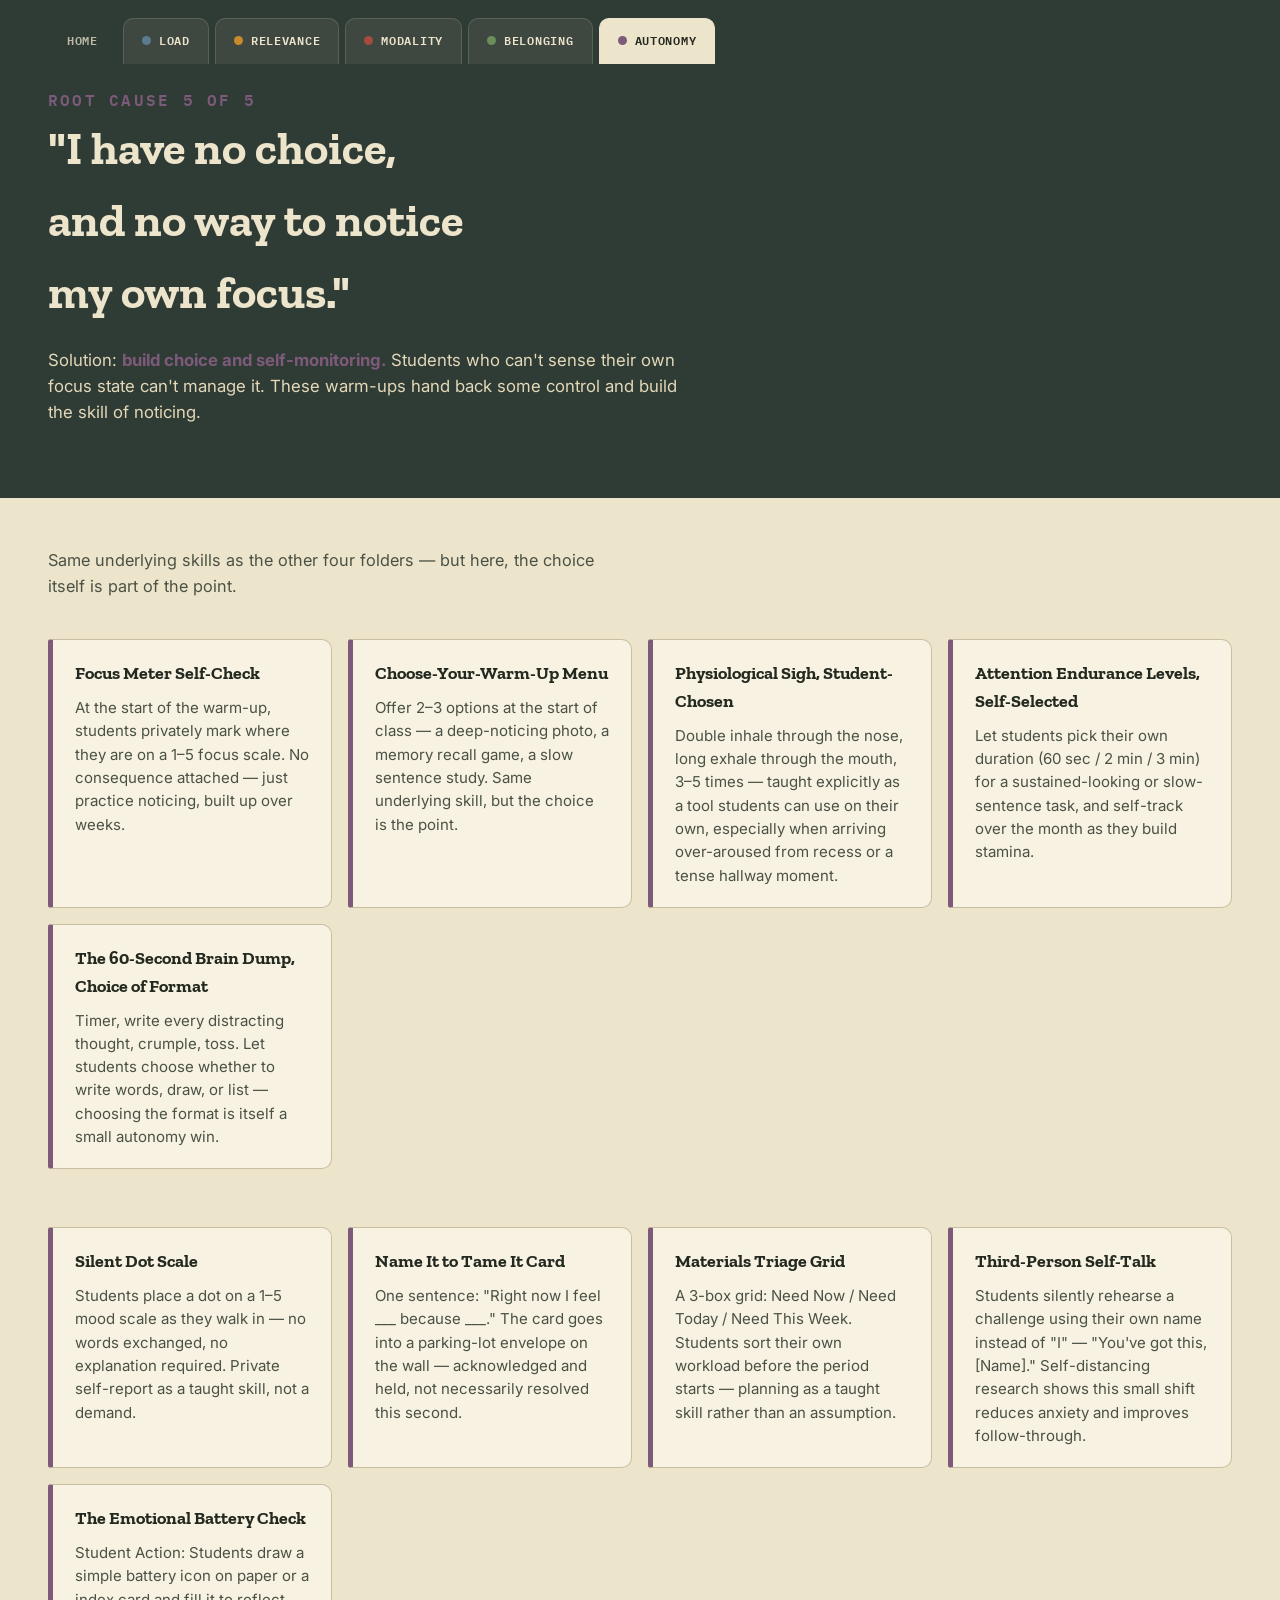
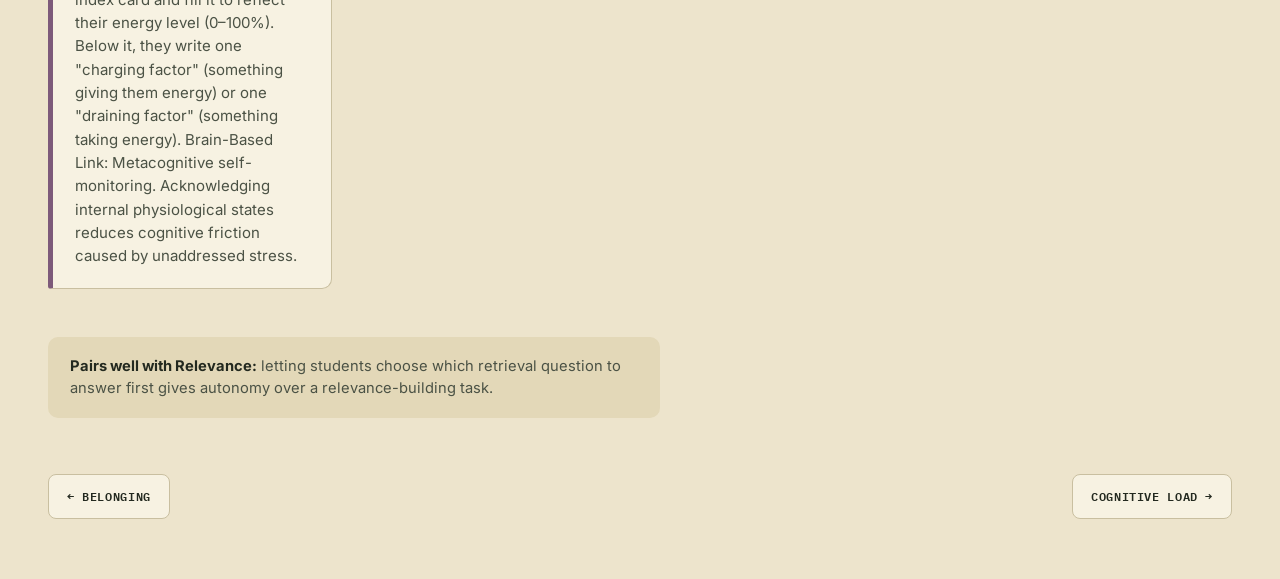
<file: .github/autonomy.html>
<!DOCTYPE html>
<html lang="en">
<head>
<meta charset="UTF-8">
<meta name="viewport" content="width=device-width, initial-scale=1.0">
<title>Autonomy — Attention Toolkit</title>
<link rel="stylesheet" href="style.css">
<style>:root{ --accent: var(--accent-autonomy); }</style>
</head>
<body class="page-autonomy">

<nav class="tabbar" aria-label="Root cause pages">
  <a href="index.html" class="tab home">Home</a>
  <a href="cognitive-load.html" class="tab" style="--tab-color:#5B7C8D"><span class="dot"></span>Load</a>
  <a href="relevance.html" class="tab" style="--tab-color:#C98A2B"><span class="dot"></span>Relevance</a>
  <a href="modality.html" class="tab" style="--tab-color:#A64B3F"><span class="dot"></span>Modality</a>
  <a href="belonging.html" class="tab" style="--tab-color:#6B8F5A"><span class="dot"></span>Belonging</a>
  <a href="autonomy.html" class="tab active" style="--tab-color:#7D5A7A"><span class="dot"></span>Autonomy</a>
</nav>

<header class="header-band">
  <p class="kicker">Root cause 5 of 5</p>
  <h1>"I have no choice, and no way to notice my own focus."</h1>
  <p class="principle">Solution: <strong>build choice and self-monitoring.</strong> Students who can't sense their own focus state can't manage it. These warm-ups hand back some control and build the skill of noticing.</p>
</header>

<p class="intro">Same underlying skills as the other four folders — but here, the choice itself is part of the point.</p>

<section class="card-grid">

  <div class="card">
    <h3>Focus Meter Self-Check</h3>
    <p>At the start of the warm-up, students privately mark where they are on a 1–5 focus scale. No consequence attached — just practice noticing, built up over weeks.</p>
  </div>

  <div class="card">
    <h3>Choose-Your-Warm-Up Menu</h3>
    <p>Offer 2–3 options at the start of class — a deep-noticing photo, a memory recall game, a slow sentence study. Same underlying skill, but the choice is the point.</p>
  </div>

  <div class="card">
    <h3>Physiological Sigh, Student-Chosen</h3>
    <p>Double inhale through the nose, long exhale through the mouth, 3–5 times — taught explicitly as a tool students can use on their own, especially when arriving over-aroused from recess or a tense hallway moment.</p>
  </div>

  <div class="card">
    <h3>Attention Endurance Levels, Self-Selected</h3>
    <p>Let students pick their own duration (60 sec / 2 min / 3 min) for a sustained-looking or slow-sentence task, and self-track over the month as they build stamina.</p>
  </div>

  <div class="card">
    <h3>The 60-Second Brain Dump, Choice of Format</h3>
    <p>Timer, write every distracting thought, crumple, toss. Let students choose whether to write words, draw, or list — choosing the format is itself a small autonomy win.</p>
  </div>

</section>

<section class="card-grid">

  <div class="card">
    <h3>Silent Dot Scale</h3>
    <p>Students place a dot on a 1–5 mood scale as they walk in — no words exchanged, no explanation required. Private self-report as a taught skill, not a demand.</p>
  </div>

  <div class="card">
    <h3>Name It to Tame It Card</h3>
    <p>One sentence: "Right now I feel ___ because ___." The card goes into a parking-lot envelope on the wall — acknowledged and held, not necessarily resolved this second.</p>
  </div>

  <div class="card">
    <h3>Materials Triage Grid</h3>
    <p>A 3-box grid: Need Now / Need Today / Need This Week. Students sort their own workload before the period starts — planning as a taught skill rather than an assumption.</p>
  </div>

  <div class="card">
    <h3>Third-Person Self-Talk</h3>
    <p>Students silently rehearse a challenge using their own name instead of "I" — "You've got this, [Name]." Self-distancing research shows this small shift reduces anxiety and improves follow-through.</p>
  </div>

  <div class="card">
    <h3>The Emotional Battery Check</h3>
    <p>Student Action: Students draw a simple battery icon on paper or a index card and fill it to reflect their energy level (0–100%). Below it, they write one "charging factor" (something giving them energy) or one "draining factor" (something taking energy).
Brain-Based Link: Metacognitive self-monitoring. Acknowledging internal physiological states reduces cognitive friction caused by unaddressed stress.</p>
  </div>

</section>

<div class="crosslink">
  <strong>Pairs well with Relevance:</strong> letting students choose which retrieval question to answer first gives autonomy over a relevance-building task.
</div>

<nav class="pagenav">
  <a href="belonging.html">← Belonging</a>
  <a href="cognitive-load.html">Cognitive Load →</a>
</nav>

</body>
</html>
</file>
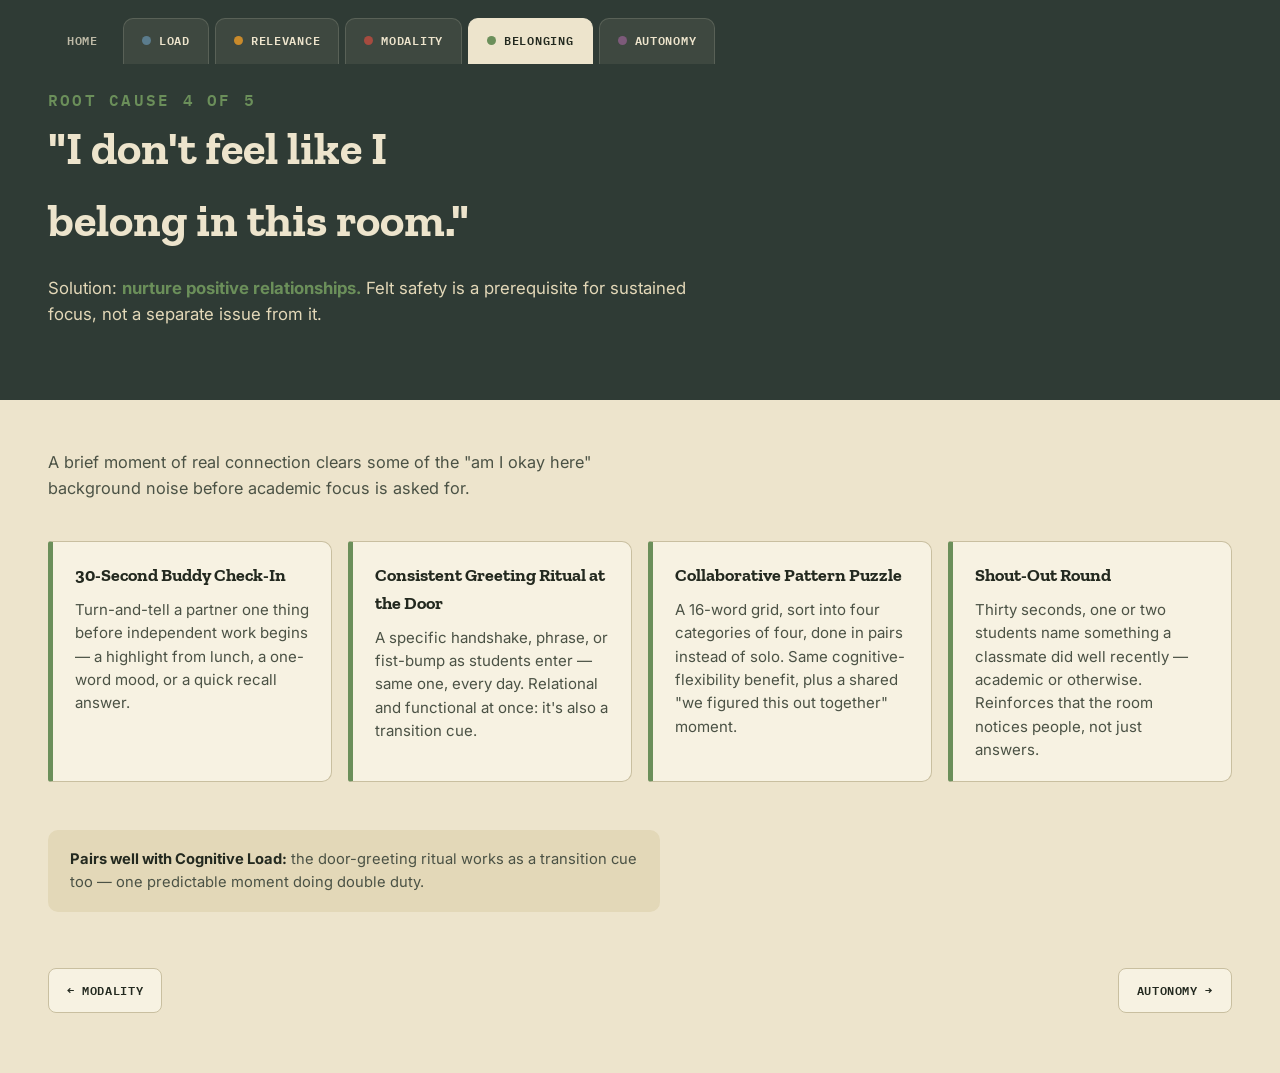
<file: .github/belonging.html>
<!DOCTYPE html>
<html lang="en">
<head>
<meta charset="UTF-8">
<meta name="viewport" content="width=device-width, initial-scale=1.0">
<title>Belonging — Attention Toolkit</title>
<link rel="stylesheet" href="style.css">
<style>:root{ --accent: var(--accent-belonging); }</style>
</head>
<body class="page-belonging">

<nav class="tabbar" aria-label="Root cause pages">
  <a href="index.html" class="tab home">Home</a>
  <a href="cognitive-load.html" class="tab" style="--tab-color:#5B7C8D"><span class="dot"></span>Load</a>
  <a href="relevance.html" class="tab" style="--tab-color:#C98A2B"><span class="dot"></span>Relevance</a>
  <a href="modality.html" class="tab" style="--tab-color:#A64B3F"><span class="dot"></span>Modality</a>
  <a href="belonging.html" class="tab active" style="--tab-color:#6B8F5A"><span class="dot"></span>Belonging</a>
  <a href="autonomy.html" class="tab" style="--tab-color:#7D5A7A"><span class="dot"></span>Autonomy</a>
</nav>

<header class="header-band">
  <p class="kicker">Root cause 4 of 5</p>
  <h1>"I don't feel like I belong in this room."</h1>
  <p class="principle">Solution: <strong>nurture positive relationships.</strong> Felt safety is a prerequisite for sustained focus, not a separate issue from it.</p>
</header>

<p class="intro">A brief moment of real connection clears some of the "am I okay here" background noise before academic focus is asked for.</p>

<section class="card-grid">

  <div class="card">
    <h3>30-Second Buddy Check-In</h3>
    <p>Turn-and-tell a partner one thing before independent work begins — a highlight from lunch, a one-word mood, or a quick recall answer.</p>
  </div>

  <div class="card">
    <h3>Consistent Greeting Ritual at the Door</h3>
    <p>A specific handshake, phrase, or fist-bump as students enter — same one, every day. Relational and functional at once: it's also a transition cue.</p>
  </div>

  <div class="card">
    <h3>Collaborative Pattern Puzzle</h3>
    <p>A 16-word grid, sort into four categories of four, done in pairs instead of solo. Same cognitive-flexibility benefit, plus a shared "we figured this out together" moment.</p>
  </div>

  <div class="card">
    <h3>Shout-Out Round</h3>
    <p>Thirty seconds, one or two students name something a classmate did well recently — academic or otherwise. Reinforces that the room notices people, not just answers.</p>
  </div>

</section>

<div class="crosslink">
  <strong>Pairs well with Cognitive Load:</strong> the door-greeting ritual works as a transition cue too — one predictable moment doing double duty.
</div>

<nav class="pagenav">
  <a href="modality.html">← Modality</a>
  <a href="autonomy.html">Autonomy →</a>
</nav>

</body>
</html>
</file>
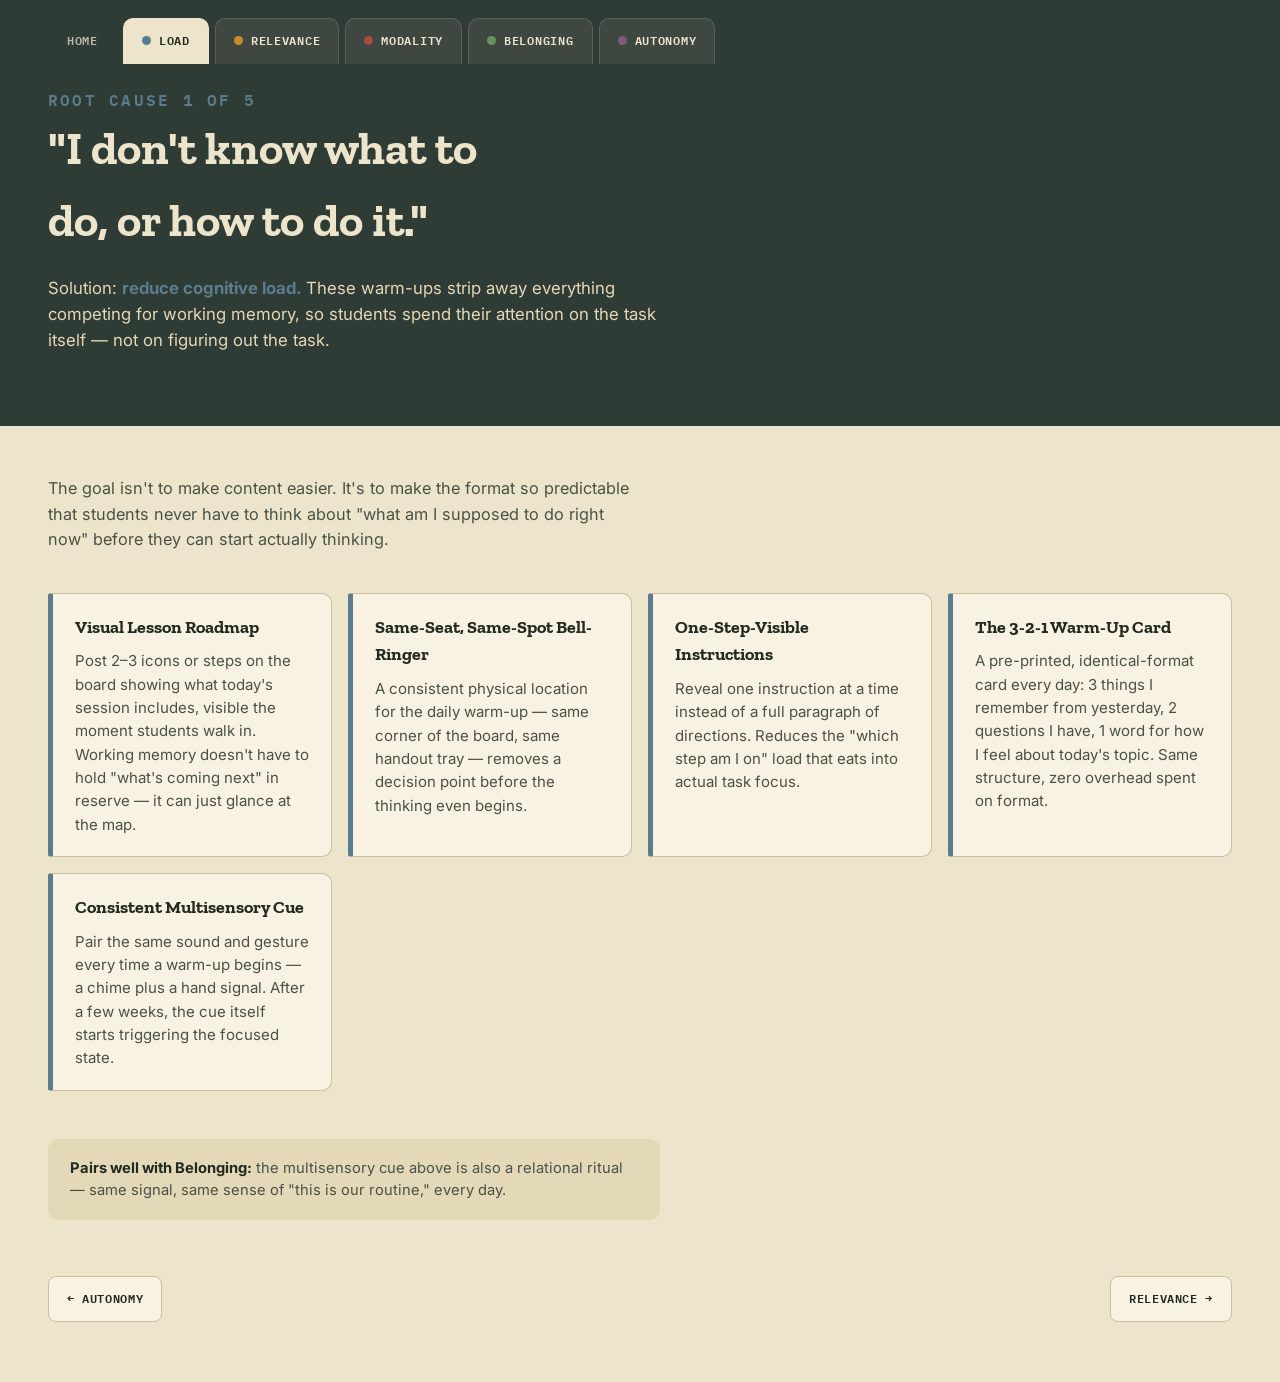
<file: .github/cognitive-load.html>
<!DOCTYPE html>
<html lang="en">
<head>
<meta charset="UTF-8">
<meta name="viewport" content="width=device-width, initial-scale=1.0">
<title>Cognitive Load — Attention Toolkit</title>
<link rel="stylesheet" href="style.css">
<style>:root{ --accent: var(--accent-cognitive); }</style>
</head>
<body class="page-cognitive">

<nav class="tabbar" aria-label="Root cause pages">
  <a href="index.html" class="tab home">Home</a>
  <a href="cognitive-load.html" class="tab active" style="--tab-color:#5B7C8D"><span class="dot"></span>Load</a>
  <a href="relevance.html" class="tab" style="--tab-color:#C98A2B"><span class="dot"></span>Relevance</a>
  <a href="modality.html" class="tab" style="--tab-color:#A64B3F"><span class="dot"></span>Modality</a>
  <a href="belonging.html" class="tab" style="--tab-color:#6B8F5A"><span class="dot"></span>Belonging</a>
  <a href="autonomy.html" class="tab" style="--tab-color:#7D5A7A"><span class="dot"></span>Autonomy</a>
</nav>

<header class="header-band">
  <p class="kicker">Root cause 1 of 5</p>
  <h1>"I don't know what to do, or how to do it."</h1>
  <p class="principle">Solution: <strong>reduce cognitive load.</strong> These warm-ups strip away everything competing for working memory, so students spend their attention on the task itself — not on figuring out the task.</p>
</header>

<p class="intro">The goal isn't to make content easier. It's to make the format so predictable that students never have to think about "what am I supposed to do right now" before they can start actually thinking.</p>

<section class="card-grid">

  <div class="card">
    <h3>Visual Lesson Roadmap</h3>
    <p>Post 2–3 icons or steps on the board showing what today's session includes, visible the moment students walk in. Working memory doesn't have to hold "what's coming next" in reserve — it can just glance at the map.</p>
  </div>

  <div class="card">
    <h3>Same-Seat, Same-Spot Bell-Ringer</h3>
    <p>A consistent physical location for the daily warm-up — same corner of the board, same handout tray — removes a decision point before the thinking even begins.</p>
  </div>

  <div class="card">
    <h3>One-Step-Visible Instructions</h3>
    <p>Reveal one instruction at a time instead of a full paragraph of directions. Reduces the "which step am I on" load that eats into actual task focus.</p>
  </div>

  <div class="card">
    <h3>The 3-2-1 Warm-Up Card</h3>
    <p>A pre-printed, identical-format card every day: 3 things I remember from yesterday, 2 questions I have, 1 word for how I feel about today's topic. Same structure, zero overhead spent on format.</p>
  </div>

  <div class="card">
    <h3>Consistent Multisensory Cue</h3>
    <p>Pair the same sound and gesture every time a warm-up begins — a chime plus a hand signal. After a few weeks, the cue itself starts triggering the focused state.</p>
  </div>

</section>

<div class="crosslink">
  <strong>Pairs well with Belonging:</strong> the multisensory cue above is also a relational ritual — same signal, same sense of "this is our routine," every day.
</div>

<nav class="pagenav">
  <a href="autonomy.html">← Autonomy</a>
  <a href="relevance.html">Relevance →</a>
</nav>

</body>
</html>
</file>
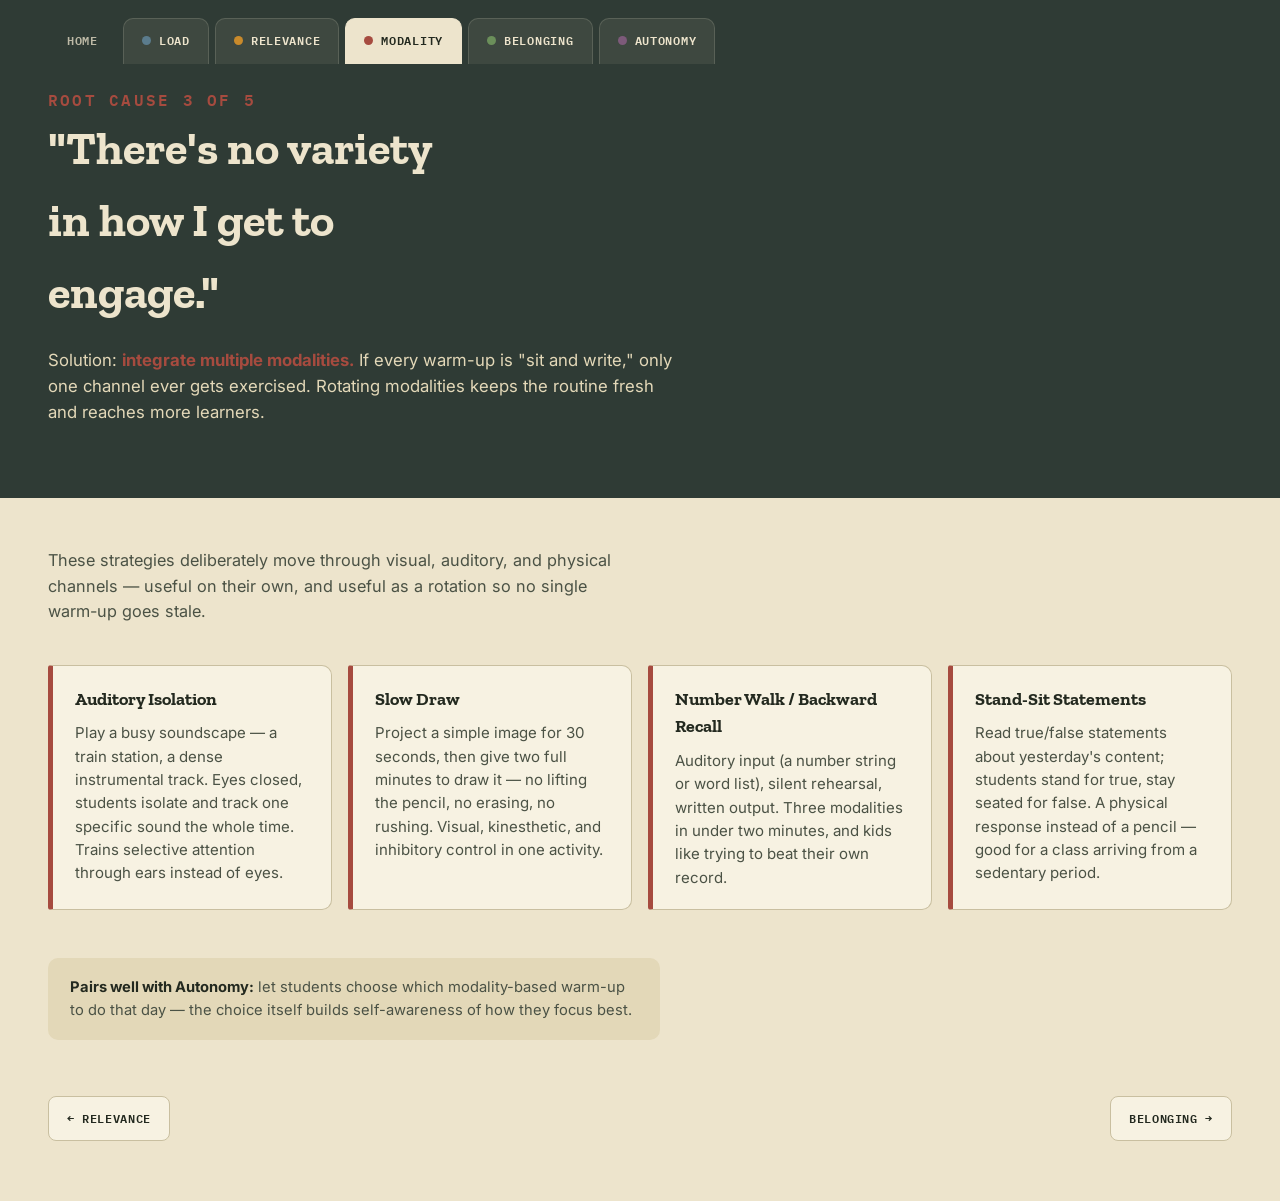
<file: .github/modality.html>
<!DOCTYPE html>
<html lang="en">
<head>
<meta charset="UTF-8">
<meta name="viewport" content="width=device-width, initial-scale=1.0">
<title>Modality — Attention Toolkit</title>
<link rel="stylesheet" href="style.css">
<style>:root{ --accent: var(--accent-modality); }</style>
</head>
<body class="page-modality">

<nav class="tabbar" aria-label="Root cause pages">
  <a href="index.html" class="tab home">Home</a>
  <a href="cognitive-load.html" class="tab" style="--tab-color:#5B7C8D"><span class="dot"></span>Load</a>
  <a href="relevance.html" class="tab" style="--tab-color:#C98A2B"><span class="dot"></span>Relevance</a>
  <a href="modality.html" class="tab active" style="--tab-color:#A64B3F"><span class="dot"></span>Modality</a>
  <a href="belonging.html" class="tab" style="--tab-color:#6B8F5A"><span class="dot"></span>Belonging</a>
  <a href="autonomy.html" class="tab" style="--tab-color:#7D5A7A"><span class="dot"></span>Autonomy</a>
</nav>

<header class="header-band">
  <p class="kicker">Root cause 3 of 5</p>
  <h1>"There's no variety in how I get to engage."</h1>
  <p class="principle">Solution: <strong>integrate multiple modalities.</strong> If every warm-up is "sit and write," only one channel ever gets exercised. Rotating modalities keeps the routine fresh and reaches more learners.</p>
</header>

<p class="intro">These strategies deliberately move through visual, auditory, and physical channels — useful on their own, and useful as a rotation so no single warm-up goes stale.</p>

<section class="card-grid">

  <div class="card">
    <h3>Auditory Isolation</h3>
    <p>Play a busy soundscape — a train station, a dense instrumental track. Eyes closed, students isolate and track one specific sound the whole time. Trains selective attention through ears instead of eyes.</p>
  </div>

  <div class="card">
    <h3>Slow Draw</h3>
    <p>Project a simple image for 30 seconds, then give two full minutes to draw it — no lifting the pencil, no erasing, no rushing. Visual, kinesthetic, and inhibitory control in one activity.</p>
  </div>

  <div class="card">
    <h3>Number Walk / Backward Recall</h3>
    <p>Auditory input (a number string or word list), silent rehearsal, written output. Three modalities in under two minutes, and kids like trying to beat their own record.</p>
  </div>

  <div class="card">
    <h3>Stand-Sit Statements</h3>
    <p>Read true/false statements about yesterday's content; students stand for true, stay seated for false. A physical response instead of a pencil — good for a class arriving from a sedentary period.</p>
  </div>

</section>

<div class="crosslink">
  <strong>Pairs well with Autonomy:</strong> let students choose which modality-based warm-up to do that day — the choice itself builds self-awareness of how they focus best.
</div>

<nav class="pagenav">
  <a href="relevance.html">← Relevance</a>
  <a href="belonging.html">Belonging →</a>
</nav>

</body>
</html>
</file>
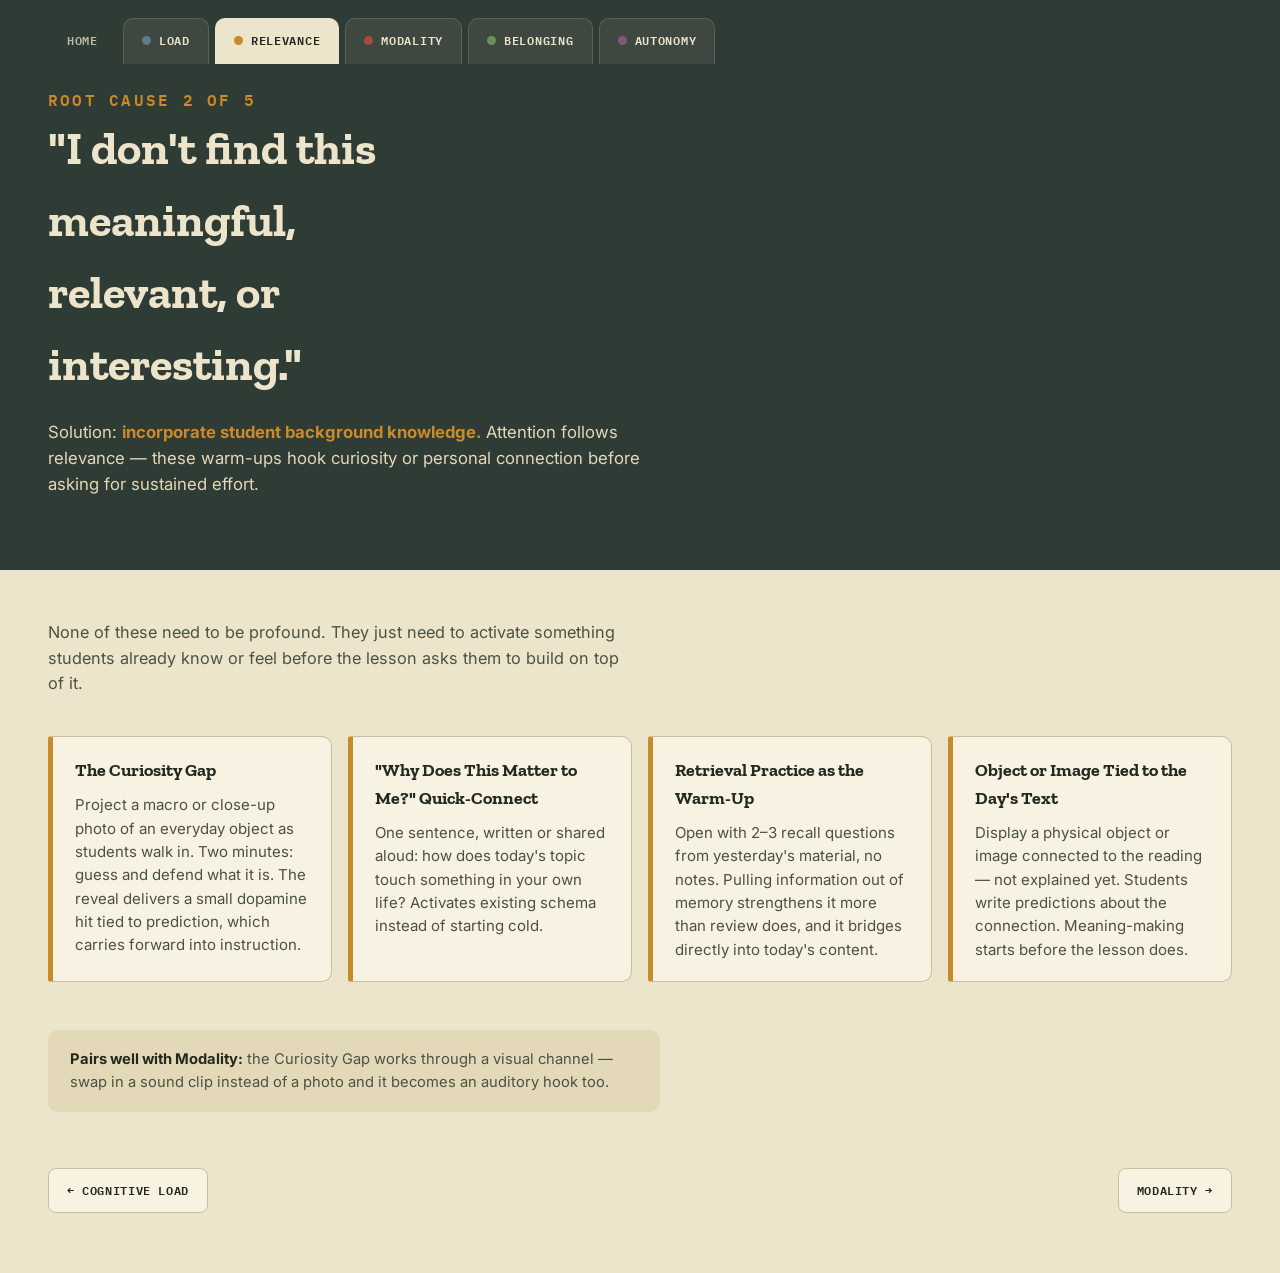
<file: .github/relevance.html>
<!DOCTYPE html>
<html lang="en">
<head>
<meta charset="UTF-8">
<meta name="viewport" content="width=device-width, initial-scale=1.0">
<title>Relevance — Attention Toolkit</title>
<link rel="stylesheet" href="style.css">
<style>:root{ --accent: var(--accent-relevance); }</style>
</head>
<body class="page-relevance">

<nav class="tabbar" aria-label="Root cause pages">
  <a href="index.html" class="tab home">Home</a>
  <a href="cognitive-load.html" class="tab" style="--tab-color:#5B7C8D"><span class="dot"></span>Load</a>
  <a href="relevance.html" class="tab active" style="--tab-color:#C98A2B"><span class="dot"></span>Relevance</a>
  <a href="modality.html" class="tab" style="--tab-color:#A64B3F"><span class="dot"></span>Modality</a>
  <a href="belonging.html" class="tab" style="--tab-color:#6B8F5A"><span class="dot"></span>Belonging</a>
  <a href="autonomy.html" class="tab" style="--tab-color:#7D5A7A"><span class="dot"></span>Autonomy</a>
</nav>

<header class="header-band">
  <p class="kicker">Root cause 2 of 5</p>
  <h1>"I don't find this meaningful, relevant, or interesting."</h1>
  <p class="principle">Solution: <strong>incorporate student background knowledge.</strong> Attention follows relevance — these warm-ups hook curiosity or personal connection before asking for sustained effort.</p>
</header>

<p class="intro">None of these need to be profound. They just need to activate something students already know or feel before the lesson asks them to build on top of it.</p>

<section class="card-grid">

  <div class="card">
    <h3>The Curiosity Gap</h3>
    <p>Project a macro or close-up photo of an everyday object as students walk in. Two minutes: guess and defend what it is. The reveal delivers a small dopamine hit tied to prediction, which carries forward into instruction.</p>
  </div>

  <div class="card">
    <h3>"Why Does This Matter to Me?" Quick-Connect</h3>
    <p>One sentence, written or shared aloud: how does today's topic touch something in your own life? Activates existing schema instead of starting cold.</p>
  </div>

  <div class="card">
    <h3>Retrieval Practice as the Warm-Up</h3>
    <p>Open with 2–3 recall questions from yesterday's material, no notes. Pulling information out of memory strengthens it more than review does, and it bridges directly into today's content.</p>
  </div>

  <div class="card">
    <h3>Object or Image Tied to the Day's Text</h3>
    <p>Display a physical object or image connected to the reading — not explained yet. Students write predictions about the connection. Meaning-making starts before the lesson does.</p>
  </div>

</section>

<div class="crosslink">
  <strong>Pairs well with Modality:</strong> the Curiosity Gap works through a visual channel — swap in a sound clip instead of a photo and it becomes an auditory hook too.
</div>

<nav class="pagenav">
  <a href="cognitive-load.html">← Cognitive Load</a>
  <a href="modality.html">Modality →</a>
</nav>

</body>
</html>
</file>
<file: style.css>
/* ===========================================================
   Attention Toolkit — shared stylesheet
   Concept: a teacher's filing cabinet. Five folder tabs (root
   causes), each tab its own color. Inside, strategies read as
   index cards pulled from the folder.
   =========================================================== */

@import url('https://fonts.googleapis.com/css2?family=Zilla+Slab:wght@500;600;700&family=Inter:wght@400;500;600&family=IBM+Plex+Mono:wght@500;600&display=swap');

:root{
  --ink:        #23291F;
  --ink-soft:   #4B5245;
  --paper:      #EDE4CC;
  --paper-light:#F7F2E2;
  --paper-deep: #E3D8B8;
  --chalk-dark: #2F3B35;
  --chalk-line: #C9BFA0;

  --accent-cognitive: #5B7C8D;
  --accent-relevance:  #C98A2B;
  --accent-modality:   #A64B3F;
  --accent-belonging:  #6B8F5A;
  --accent-autonomy:   #7D5A7A;

  /* default accent, overridden per page */
  --accent: var(--chalk-dark);
}

*{ box-sizing: border-box; }

html{ scroll-behavior: smooth; }

body{
  margin: 0;
  background: var(--paper);
  color: var(--ink);
  font-family: 'Inter', system-ui, sans-serif;
  line-height: 1.55;
}

h1, h2, h3{
  font-family: 'Zilla Slab', Georgia, serif;
  color: var(--ink);
  margin: 0 0 0.4em;
}

a{ color: inherit; }

.eyebrow{
  font-family: 'IBM Plex Mono', monospace;
  font-size: 0.72rem;
  letter-spacing: 0.12em;
  text-transform: uppercase;
  font-weight: 600;
  color: var(--accent);
}

/* ---------- top tab navigation ---------- */

.tabbar{
  display: flex;
  flex-wrap: wrap;
  gap: 6px;
  padding: 18px clamp(16px, 5vw, 48px) 0;
  background: var(--chalk-dark);
}

.tab{
  display: inline-flex;
  align-items: center;
  gap: 8px;
  padding: 12px 18px 14px;
  border-radius: 10px 10px 0 0;
  font-family: 'IBM Plex Mono', monospace;
  font-size: 0.75rem;
  letter-spacing: 0.06em;
  text-transform: uppercase;
  font-weight: 600;
  text-decoration: none;
  color: #EDE4CC;
  background: rgba(237, 228, 204, 0.08);
  border: 1px solid rgba(237, 228, 204, 0.16);
  border-bottom: none;
  transition: transform 0.15s ease, background 0.15s ease;
}

.tab:hover{
  transform: translateY(-3px);
  background: rgba(237, 228, 204, 0.16);
}

.tab.home{
  background: transparent;
  border-color: transparent;
  color: #EDE4CC;
  opacity: 0.75;
}
.tab.home:hover{ opacity: 1; transform: none; }

.tab.active{
  background: var(--paper);
  color: var(--ink);
  border-color: var(--paper);
  transform: translateY(0);
}

.tab .dot{
  width: 9px; height: 9px;
  border-radius: 50%;
  background: var(--tab-color, currentColor);
  flex-shrink: 0;
}

/* ---------- header band (per-page, colored) ---------- */

.header-band{
  background: var(--chalk-dark);
  color: var(--paper);
  padding: 8px clamp(16px, 5vw, 48px) 56px;
  text-align: center;
}

.header-band h1{
  color: var(--paper);
  font-size: clamp(1.4rem, 3.2vw, 2.1rem);
   margin: 0 0 0.2rem 0;     
  max-width: 20ch;         
  font-weight: 600;         
}

.header-band .principle{
  font-size: 1.18rem;
  color: var(--paper-deep);
   margin-top: 0.6rem;       
  max-width: 60ch;         
  max-width: 58ch;
 }

/* ---------- home hero ---------- */

.hero{
  padding: clamp(28px, 6vw, 64px) clamp(16px, 5vw, 48px) 8px;
}

.hero h1{
  font-size: clamp(2.1rem, 5vw, 3.4rem);
  max-width: 18ch;
}

.hero p.lede{
  font-size: 1.1rem;
  color: var(--ink-soft);
  max-width: 62ch;
}

/* ---------- folder grid (home) ---------- */

.folder-grid{
  display: grid;
  grid-template-columns: repeat(auto-fit, minmax(230px, 1fr));
  gap: 18px;
  padding: 12px clamp(16px, 5vw, 48px) 64px;
}

.folder-card{
  position: relative;
  display: block;
  text-decoration: none;
  background: var(--paper-light);
  border: 1px solid var(--chalk-line);
  border-top: 6px solid var(--card-color, var(--chalk-dark));
  border-radius: 4px 14px 10px 10px;
  padding: 26px 22px 22px;
  color: var(--ink);
  transition: transform 0.18s ease, box-shadow 0.18s ease;
}

.folder-card:hover{
  transform: translateY(-5px);
  box-shadow: 0 14px 24px -14px rgba(43, 34, 20, 0.35);
}

.folder-card .tag{
  font-family: 'IBM Plex Mono', monospace;
  font-size: 0.7rem;
  letter-spacing: 0.1em;
  text-transform: uppercase;
  font-weight: 600;
  color: var(--card-color);
  display: block;
  margin-bottom: 10px;
}

.folder-card h2{
  font-size: 1.3rem;
  margin-bottom: 8px;
}

.folder-card p{
  font-size: 0.95rem;
  color: var(--ink-soft);
  margin: 0;
}

/* ---------- strategy cards (inner pages) ---------- */

.intro{
  max-width: 68ch;
  padding: 34px clamp(16px, 5vw, 48px) 6px;
  color: var(--ink-soft);
  font-size: 1.02rem;
}

.card-grid{
  display: grid;
  grid-template-columns: repeat(auto-fit, minmax(280px, 1fr));
  gap: 16px;
  padding: 18px clamp(16px, 5vw, 48px) 40px;
}

.card{
  background: var(--paper-light);
  border: 1px solid var(--chalk-line);
  border-left: 5px solid var(--accent);
  border-radius: 3px 10px 10px 3px;
  padding: 20px 22px;
}

.card h3{
  font-size: 1.12rem;
  margin-bottom: 8px;
}

.card p{
  margin: 0;
  font-size: 0.94rem;
  color: var(--ink-soft);
}

/* ---------- cross-link footer note ---------- */

.crosslink{
  margin: 8px clamp(16px, 5vw, 48px) 56px;
  padding: 18px 22px;
  background: var(--paper-deep);
  border-radius: 10px;
  font-size: 0.92rem;
  color: var(--ink-soft);
  max-width: 68ch;
}

.crosslink strong{ color: var(--ink); }

/* ---------- footer nav (prev/next) ---------- */

.pagenav{
  display: flex;
  justify-content: space-between;
  gap: 12px;
  padding: 0 clamp(16px, 5vw, 48px) 60px;
  flex-wrap: wrap;
}

.pagenav a{
  text-decoration: none;
  font-family: 'IBM Plex Mono', monospace;
  font-size: 0.78rem;
  letter-spacing: 0.05em;
  text-transform: uppercase;
  font-weight: 600;
  padding: 12px 18px;
  border: 1px solid var(--chalk-line);
  border-radius: 8px;
  color: var(--ink);
  background: var(--paper-light);
  transition: background 0.15s ease;
}
.pagenav a:hover{ background: var(--paper-deep); }

/* ---------- footer ---------- */

.site-footer{
  padding: 24px clamp(16px, 5vw, 48px) 40px;
  font-size: 0.82rem;
  color: var(--ink-soft);
  border-top: 1px solid var(--chalk-line);
}

/* ---------- focus visibility ---------- */

a:focus-visible, .tab:focus-visible{
  outline: 3px solid var(--ink);
  outline-offset: 2px;
}

/* ---------- reduced motion ---------- */

@media (prefers-reduced-motion: reduce){
  *{ transition: none !important; }
  html{ scroll-behavior: auto; }
}

/* ---------- responsive ---------- */

@media (max-width: 560px){
  .tabbar{ padding-top: 12px; }
  .tab{ padding: 10px 12px 12px; font-size: 0.68rem; }
}
</file>
<file: .github/style.css>
/* ===========================================================
   Attention Toolkit — shared stylesheet
   Concept: a teacher's filing cabinet. Five folder tabs (root
   causes), each tab its own color. Inside, strategies read as
   index cards pulled from the folder.
   =========================================================== */

@import url('https://fonts.googleapis.com/css2?family=Zilla+Slab:wght@500;600;700&family=Inter:wght@400;500;600&family=IBM+Plex+Mono:wght@500;600&display=swap');

:root{
  --ink:        #23291F;
  --ink-soft:   #4B5245;
  --paper:      #EDE4CC;
  --paper-light:#F7F2E2;
  --paper-deep: #E3D8B8;
  --chalk-dark: #2F3B35;
  --chalk-line: #C9BFA0;

  --accent-cognitive: #5B7C8D;
  --accent-relevance:  #C98A2B;
  --accent-modality:   #A64B3F;
  --accent-belonging:  #6B8F5A;
  --accent-autonomy:   #7D5A7A;

  /* default accent, overridden per page */
  --accent: var(--chalk-dark);
}

*{ box-sizing: border-box; }

html{ scroll-behavior: smooth; }

body{
  margin: 0;
  background: var(--paper);
  color: var(--ink);
  font-family: 'Inter', system-ui, sans-serif;
  line-height: 1.55;
}

h1, h2, h3{
  font-family: 'Zilla Slab', Georgia, serif;
  color: var(--ink);
  margin: 0 0 0.4em;
}

a{ color: inherit; }

.eyebrow{
  font-family: 'IBM Plex Mono', monospace;
  font-size: 0.72rem;
  letter-spacing: 0.12em;
  text-transform: uppercase;
  font-weight: 600;
  color: var(--accent);
}

/* ---------- top tab navigation ---------- */

.tabbar{
  display: flex;
  flex-wrap: wrap;
  gap: 6px;
  padding: 18px clamp(16px, 5vw, 48px) 0;
  background: var(--chalk-dark);
}

.tab{
  display: inline-flex;
  align-items: center;
  gap: 8px;
  padding: 12px 18px 14px;
  border-radius: 10px 10px 0 0;
  font-family: 'IBM Plex Mono', monospace;
  font-size: 0.75rem;
  letter-spacing: 0.06em;
  text-transform: uppercase;
  font-weight: 600;
  text-decoration: none;
  color: #EDE4CC;
  background: rgba(237, 228, 204, 0.08);
  border: 1px solid rgba(237, 228, 204, 0.16);
  border-bottom: none;
  transition: transform 0.15s ease, background 0.15s ease;
}

.tab:hover{
  transform: translateY(-3px);
  background: rgba(237, 228, 204, 0.16);
}

.tab.home{
  background: transparent;
  border-color: transparent;
  color: #EDE4CC;
  opacity: 0.75;
}
.tab.home:hover{ opacity: 1; transform: none; }

.tab.active{
  background: var(--paper);
  color: var(--ink);
  border-color: var(--paper);
  transform: translateY(0);
}

.tab .dot{
  width: 9px; height: 9px;
  border-radius: 50%;
  background: var(--tab-color, currentColor);
  flex-shrink: 0;
}

/* ---------- header band (per-page, colored) ---------- */

.header-band{
  background: var(--chalk-dark);
  color: var(--paper);
  padding: 8px clamp(16px, 5vw, 48px) 56px;
}

.header-band .kicker{
  font-family: 'IBM Plex Mono', monospace;
  font-size: 01.00rem;
  letter-spacing: 0.14em;
  text-transform: uppercase;
  color: var(--accent);
  font-weight: 600;
  margin-bottom: .5px;
}

.header-band h1{
  color: var(--paper);
  font-size: clamp(1.9rem, 4.2vw, 2.9rem);
  max-width: 16ch;
}

.header-band .principle{
  font-size: 1.05rem;
  color: var(--paper-deep);
  max-width: 58ch;
  margin-top: 14px;
}

.header-band .principle strong{
  color: var(--accent);
}

/* ---------- home hero ---------- */

.hero{
  padding: clamp(28px, 6vw, 64px) clamp(16px, 5vw, 48px) 8px;
}

.hero h1{
  font-size: clamp(2.1rem, 5vw, 3.4rem);
  max-width: 18ch;
}

.hero p.lede{
  font-size: 1.1rem;
  color: var(--ink-soft);
  max-width: 62ch;
}

/* ---------- folder grid (home) ---------- */

.folder-grid{
  display: grid;
  grid-template-columns: repeat(auto-fit, minmax(230px, 1fr));
  gap: 18px;
  padding: 12px clamp(16px, 5vw, 48px) 64px;
}

.folder-card{
  position: relative;
  display: block;
  text-decoration: none;
  background: var(--paper-light);
  border: 1px solid var(--chalk-line);
  border-top: 6px solid var(--card-color, var(--chalk-dark));
  border-radius: 4px 14px 10px 10px;
  padding: 26px 22px 22px;
  color: var(--ink);
  transition: transform 0.18s ease, box-shadow 0.18s ease;
}

.folder-card:hover{
  transform: translateY(-5px);
  box-shadow: 0 14px 24px -14px rgba(43, 34, 20, 0.35);
}

.folder-card .tag{
  font-family: 'IBM Plex Mono', monospace;
  font-size: 0.7rem;
  letter-spacing: 0.1em;
  text-transform: uppercase;
  font-weight: 600;
  color: var(--card-color);
  display: block;
  margin-bottom: 10px;
}

.folder-card h2{
  font-size: 1.3rem;
  margin-bottom: 8px;
}

.folder-card p{
  font-size: 0.95rem;
  color: var(--ink-soft);
  margin: 0;
}

/* ---------- strategy cards (inner pages) ---------- */

.intro{
  max-width: 68ch;
  padding: 34px clamp(16px, 5vw, 48px) 6px;
  color: var(--ink-soft);
  font-size: 1.02rem;
}

.card-grid{
  display: grid;
  grid-template-columns: repeat(auto-fit, minmax(280px, 1fr));
  gap: 16px;
  padding: 18px clamp(16px, 5vw, 48px) 40px;
}

.card{
  background: var(--paper-light);
  border: 1px solid var(--chalk-line);
  border-left: 5px solid var(--accent);
  border-radius: 3px 10px 10px 3px;
  padding: 20px 22px;
}

.card h3{
  font-size: 1.12rem;
  margin-bottom: 8px;
}

.card p{
  margin: 0;
  font-size: 0.94rem;
  color: var(--ink-soft);
}

/* ---------- cross-link footer note ---------- */

.crosslink{
  margin: 8px clamp(16px, 5vw, 48px) 56px;
  padding: 18px 22px;
  background: var(--paper-deep);
  border-radius: 10px;
  font-size: 0.92rem;
  color: var(--ink-soft);
  max-width: 68ch;
}

.crosslink strong{ color: var(--ink); }

/* ---------- footer nav (prev/next) ---------- */

.pagenav{
  display: flex;
  justify-content: space-between;
  gap: 12px;
  padding: 0 clamp(16px, 5vw, 48px) 60px;
  flex-wrap: wrap;
}

.pagenav a{
  text-decoration: none;
  font-family: 'IBM Plex Mono', monospace;
  font-size: 0.78rem;
  letter-spacing: 0.05em;
  text-transform: uppercase;
  font-weight: 600;
  padding: 12px 18px;
  border: 1px solid var(--chalk-line);
  border-radius: 8px;
  color: var(--ink);
  background: var(--paper-light);
  transition: background 0.15s ease;
}
.pagenav a:hover{ background: var(--paper-deep); }

/* ---------- footer ---------- */

.site-footer{
  padding: 24px clamp(16px, 5vw, 48px) 40px;
  font-size: 0.82rem;
  color: var(--ink-soft);
  border-top: 1px solid var(--chalk-line);
}

/* ---------- focus visibility ---------- */

a:focus-visible, .tab:focus-visible{
  outline: 3px solid var(--ink);
  outline-offset: 2px;
}

/* ---------- reduced motion ---------- */

@media (prefers-reduced-motion: reduce){
  *{ transition: none !important; }
  html{ scroll-behavior: auto; }
}

/* ---------- responsive ---------- */

@media (max-width: 560px){
  .tabbar{ padding-top: 12px; }
  .tab{ padding: 10px 12px 12px; font-size: 0.68rem; }
}
</file>
